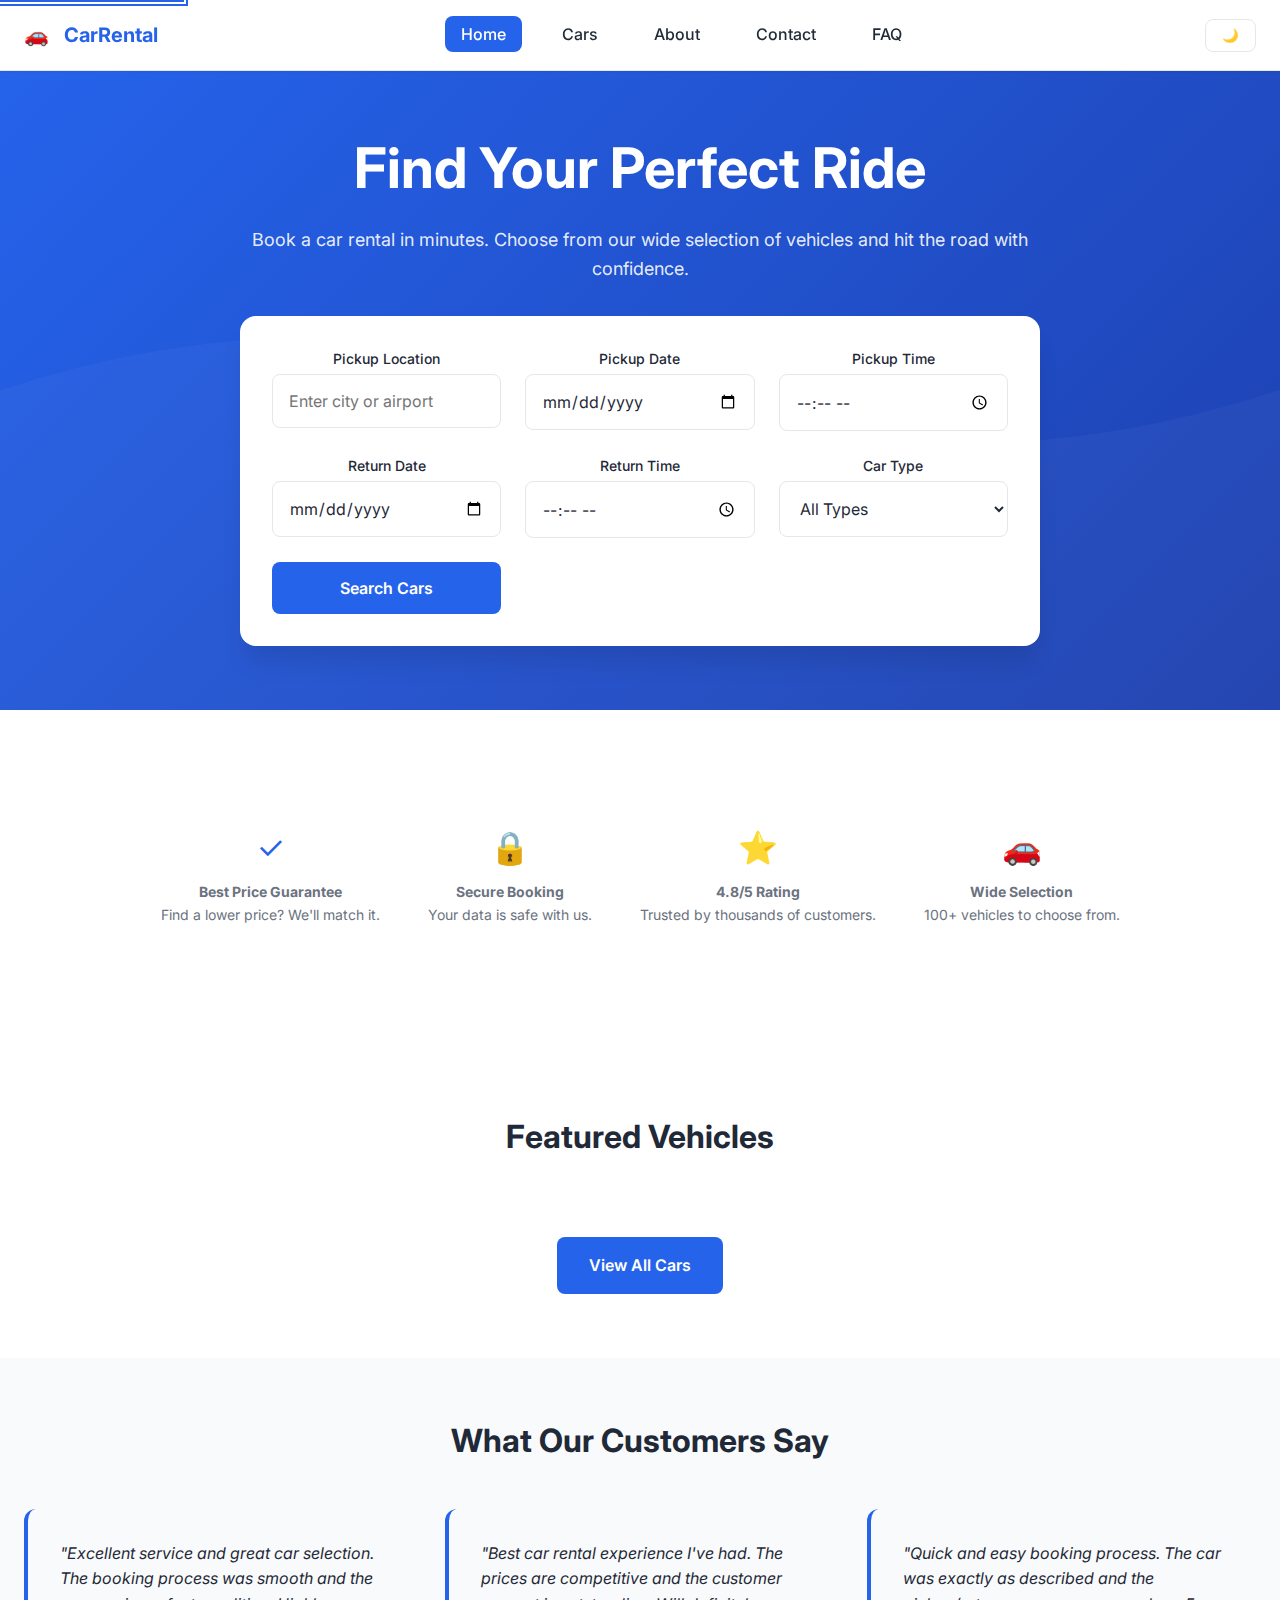
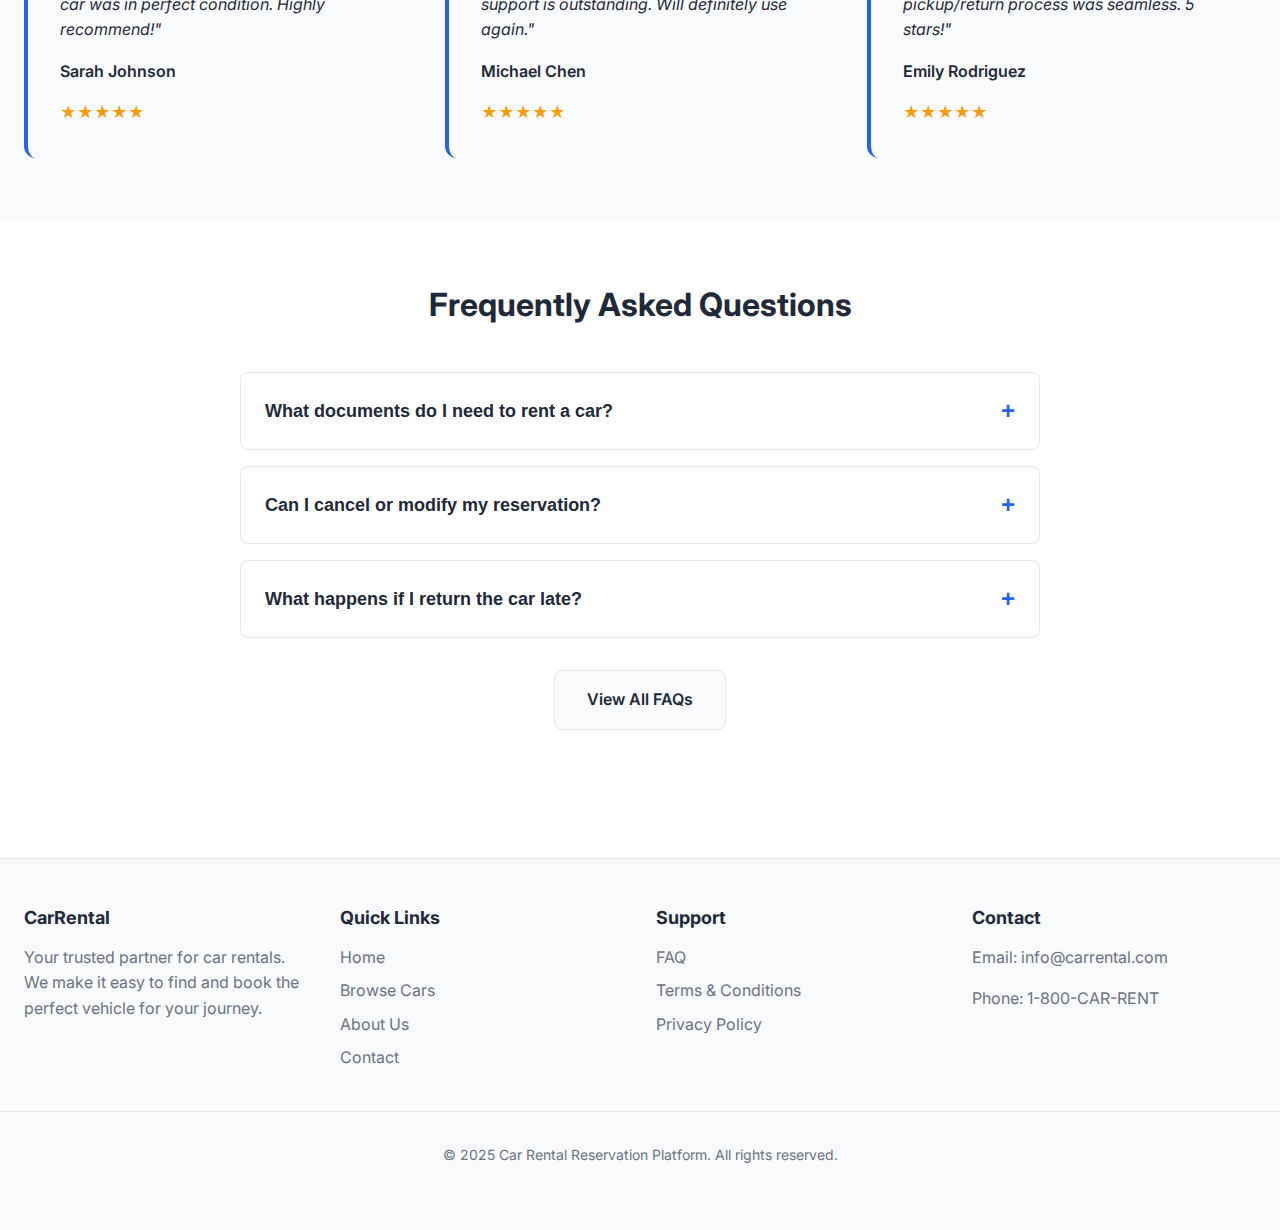
<file: index.html>
<!DOCTYPE html>
<html lang="en">
  <head>
    <meta charset="UTF-8" />
    <meta name="viewport" content="width=device-width, initial-scale=1.0" />
    <meta
      name="description"
      content="Car Rental Reservation Platform - Book your perfect car rental with ease"
    />
    <title>Car Rental Reservation Platform - Home</title>
    <link rel="stylesheet" href="assets/css/styles.css" />
    <link rel="preconnect" href="https://fonts.googleapis.com" />
    <link rel="preconnect" href="https://fonts.gstatic.com" crossorigin />
    <link
      href="https://fonts.googleapis.com/css2?family=Inter:wght@400;500;600;700&display=swap"
      rel="stylesheet"
    />
  </head>
  <body>
    <!-- Skip to Content Link -->
    <a href="#main-content" class="skip-link">Skip to main content</a>

    <!-- Header -->
    <header>
      <nav class="navbar" role="navigation" aria-label="Main navigation">
        <a href="index.html" class="logo" aria-label="Car Rental Platform Home">
          <span class="logo-icon">🚗</span>
          <span>CarRental</span>
        </a>
        <ul class="nav-menu" id="nav-menu">
          <li><a href="index.html" class="nav-link active">Home</a></li>
          <li><a href="pages/cars.html" class="nav-link">Cars</a></li>
          <li><a href="pages/about.html" class="nav-link">About</a></li>
          <li><a href="pages/contact.html" class="nav-link">Contact</a></li>
          <li><a href="pages/faq.html" class="nav-link">FAQ</a></li>
        </ul>
        <div class="nav-actions">
          <button
            class="theme-toggle"
            id="theme-toggle"
            aria-label="Toggle dark mode"
          >
            🌙
          </button>
          <button
            class="hamburger"
            id="hamburger"
            aria-label="Toggle menu"
            aria-expanded="false"
          >
            <span></span>
            <span></span>
            <span></span>
          </button>
        </div>
      </nav>
    </header>

    <!-- Main Content -->
    <main id="main-content">
      <!-- Hero Section -->
      <section class="hero" aria-labelledby="hero-title">
        <div class="hero-content">
          <h1 id="hero-title">Find Your Perfect Ride</h1>
          <p>
            Book a car rental in minutes. Choose from our wide selection of
            vehicles and hit the road with confidence.
          </p>

          <!-- Search Widget -->
          <div class="search-widget">
            <form
              id="home-search-form"
              class="search-form"
              aria-label="Search for available cars"
            >
              <div class="form-group">
                <label for="home-pickup-location">Pickup Location</label>
                <input
                  type="text"
                  id="home-pickup-location"
                  name="pickup-location"
                  placeholder="Enter city or airport"
                  required
                />
              </div>
              <div class="form-group">
                <label for="home-pickup-date">Pickup Date</label>
                <input
                  type="date"
                  id="home-pickup-date"
                  name="pickup-date"
                  required
                />
              </div>
              <div class="form-group">
                <label for="home-pickup-time">Pickup Time</label>
                <input
                  type="time"
                  id="home-pickup-time"
                  name="pickup-time"
                  required
                />
              </div>
              <div class="form-group">
                <label for="home-return-date">Return Date</label>
                <input
                  type="date"
                  id="home-return-date"
                  name="return-date"
                  required
                />
              </div>
              <div class="form-group">
                <label for="home-return-time">Return Time</label>
                <input
                  type="time"
                  id="home-return-time"
                  name="return-time"
                  required
                />
              </div>
              <div class="form-group">
                <label for="home-car-type">Car Type</label>
                <select id="home-car-type" name="car-type">
                  <option value="">All Types</option>
                  <option value="Sedan">Sedan</option>
                  <option value="SUV">SUV</option>
                  <option value="Luxury">Luxury</option>
                  <option value="Compact">Compact</option>
                </select>
              </div>
              <div class="form-group">
                <label for="home-search-submit" class="sr-only">Search</label>
                <button
                  type="submit"
                  id="home-search-submit"
                  class="btn btn-primary btn-full"
                >
                  Search Cars
                </button>
              </div>
            </form>
          </div>
        </div>
      </section>

      <!-- Trust Badges -->
      <section class="section" aria-labelledby="trust-title">
        <div class="container">
          <h2 id="trust-title" class="sr-only">Why Choose Us</h2>
          <div class="trust-badges">
            <div class="trust-badge">
              <div class="trust-badge-icon">✓</div>
              <div class="trust-badge-text">
                <strong>Best Price Guarantee</strong>
                <p>Find a lower price? We'll match it.</p>
              </div>
            </div>
            <div class="trust-badge">
              <div class="trust-badge-icon">🔒</div>
              <div class="trust-badge-text">
                <strong>Secure Booking</strong>
                <p>Your data is safe with us.</p>
              </div>
            </div>
            <div class="trust-badge">
              <div class="trust-badge-icon">⭐</div>
              <div class="trust-badge-text">
                <strong>4.8/5 Rating</strong>
                <p>Trusted by thousands of customers.</p>
              </div>
            </div>
            <div class="trust-badge">
              <div class="trust-badge-icon">🚗</div>
              <div class="trust-badge-text">
                <strong>Wide Selection</strong>
                <p>100+ vehicles to choose from.</p>
              </div>
            </div>
          </div>
        </div>
      </section>

      <!-- Featured Cars -->
      <section class="section" aria-labelledby="featured-title">
        <div class="container">
          <h2 id="featured-title" class="section-title">Featured Vehicles</h2>
          <div class="cards-grid" id="featured-cars">
            <!-- Cars will be rendered by JavaScript -->
          </div>
          <div style="text-align: center; margin-top: 2rem">
            <a href="pages/cars.html" class="btn btn-primary">View All Cars</a>
          </div>
        </div>
      </section>

      <!-- Testimonials -->
      <section
        class="section"
        aria-labelledby="testimonials-title"
        style="background: var(--bg-secondary)"
      >
        <div class="container">
          <h2 id="testimonials-title" class="section-title">
            What Our Customers Say
          </h2>
          <div class="testimonials">
            <div class="testimonial">
              <p class="testimonial-text">
                "Excellent service and great car selection. The booking process
                was smooth and the car was in perfect condition. Highly
                recommend!"
              </p>
              <p class="testimonial-author">Sarah Johnson</p>
              <div class="testimonial-rating">★★★★★</div>
            </div>
            <div class="testimonial">
              <p class="testimonial-text">
                "Best car rental experience I've had. The prices are competitive
                and the customer support is outstanding. Will definitely use
                again."
              </p>
              <p class="testimonial-author">Michael Chen</p>
              <div class="testimonial-rating">★★★★★</div>
            </div>
            <div class="testimonial">
              <p class="testimonial-text">
                "Quick and easy booking process. The car was exactly as
                described and the pickup/return process was seamless. 5 stars!"
              </p>
              <p class="testimonial-author">Emily Rodriguez</p>
              <div class="testimonial-rating">★★★★★</div>
            </div>
          </div>
        </div>
      </section>

      <!-- FAQ Teaser -->
      <section class="section" aria-labelledby="faq-teaser-title">
        <div class="container">
          <h2 id="faq-teaser-title" class="section-title">
            Frequently Asked Questions
          </h2>
          <div style="max-width: 800px; margin: 0 auto">
            <div class="faq-item">
              <button class="faq-question" aria-expanded="false">
                What documents do I need to rent a car?
              </button>
              <div class="faq-answer">
                <div class="faq-answer-content">
                  <p>
                    You'll need a valid driver's license, a credit card in your
                    name, and proof of insurance (if required in your location).
                  </p>
                </div>
              </div>
            </div>
            <div class="faq-item">
              <button class="faq-question" aria-expanded="false">
                Can I cancel or modify my reservation?
              </button>
              <div class="faq-answer">
                <div class="faq-answer-content">
                  <p>
                    Yes, you can cancel or modify your reservation up to 24
                    hours before your pickup time. Visit the "My Booking" page
                    to make changes.
                  </p>
                </div>
              </div>
            </div>
            <div class="faq-item">
              <button class="faq-question" aria-expanded="false">
                What happens if I return the car late?
              </button>
              <div class="faq-answer">
                <div class="faq-answer-content">
                  <p>
                    Late returns may incur additional charges. We recommend
                    contacting us if you anticipate being late to discuss
                    options.
                  </p>
                </div>
              </div>
            </div>
          </div>
          <div style="text-align: center; margin-top: 2rem">
            <a href="pages/faq.html" class="btn btn-secondary">View All FAQs</a>
          </div>
        </div>
      </section>
    </main>

    <!-- Footer -->
    <footer role="contentinfo">
      <div class="footer-content">
        <div class="footer-section">
          <h3>CarRental</h3>
          <p>
            Your trusted partner for car rentals. We make it easy to find and
            book the perfect vehicle for your journey.
          </p>
        </div>
        <div class="footer-section">
          <h3>Quick Links</h3>
          <ul class="footer-links">
            <li><a href="index.html">Home</a></li>
            <li><a href="pages/cars.html">Browse Cars</a></li>
            <li><a href="pages/about.html">About Us</a></li>
            <li><a href="pages/contact.html">Contact</a></li>
          </ul>
        </div>
        <div class="footer-section">
          <h3>Support</h3>
          <ul class="footer-links">
            <li><a href="pages/faq.html">FAQ</a></li>
            <li>
              <a
                href="#"
                onclick="openModal('Terms & Conditions', '<p>Terms and conditions content goes here...</p>'); return false;"
                >Terms & Conditions</a
              >
            </li>
            <li>
              <a
                href="#"
                onclick="openModal('Privacy Policy', '<p>Privacy policy content goes here...</p>'); return false;"
                >Privacy Policy</a
              >
            </li>
          </ul>
        </div>
        <div class="footer-section">
          <h3>Contact</h3>
          <p>Email: info@carrental.com</p>
          <p>Phone: 1-800-CAR-RENT</p>
        </div>
      </div>
      <div class="footer-bottom">
        <p>&copy; 2025 Car Rental Reservation Platform. All rights reserved.</p>
      </div>
    </footer>

    <!-- Back to Top Button -->
    <button class="back-to-top" id="back-to-top" aria-label="Back to top">
      ↑
    </button>

    <script src="../assets/js/app.js"></script>
  </body>
</html>
</file>
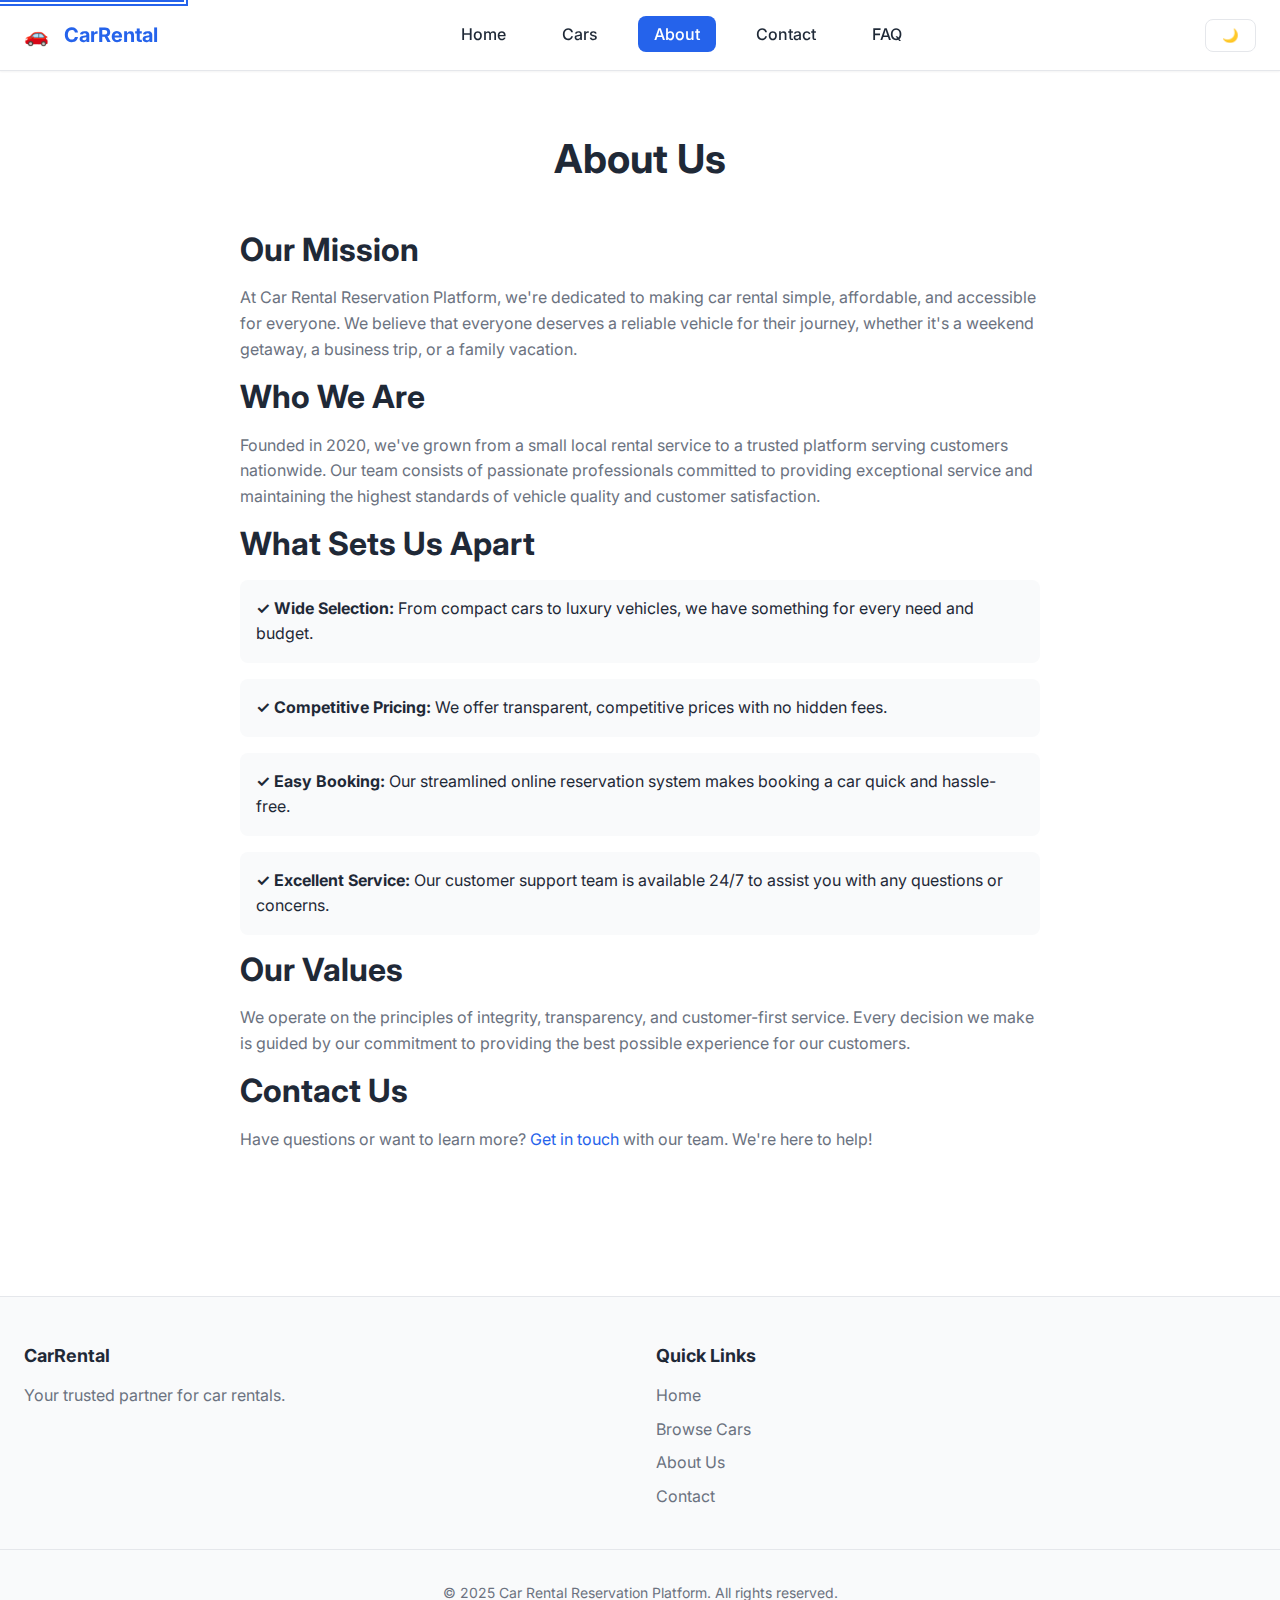
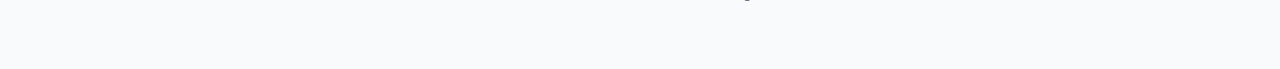
<file: pages/about.html>
<!DOCTYPE html>
<html lang="en">
  <head>
    <meta charset="UTF-8" />
    <meta name="viewport" content="width=device-width, initial-scale=1.0" />
    <meta
      name="description"
      content="Learn about Car Rental Reservation Platform - Your trusted car rental partner"
    />
    <title>About Us - Car Rental Reservation Platform</title>
    <link rel="stylesheet" href="../assets/css/styles.css" />
    <link rel="preconnect" href="https://fonts.googleapis.com" />
    <link rel="preconnect" href="https://fonts.gstatic.com" crossorigin />
    <link
      href="https://fonts.googleapis.com/css2?family=Inter:wght@400;500;600;700&display=swap"
      rel="stylesheet"
    />
  </head>
  <body>
    <a href="#main-content" class="skip-link">Skip to main content</a>

    <header>
      <nav class="navbar" role="navigation" aria-label="Main navigation">
        <a
          href="../index.html"
          class="logo"
          aria-label="Car Rental Platform Home"
        >
          <span class="logo-icon">🚗</span>
          <span>CarRental</span>
        </a>
        <ul class="nav-menu" id="nav-menu">
          <li><a href="../index.html" class="nav-link">Home</a></li>
          <li><a href="cars.html" class="nav-link">Cars</a></li>
          <li><a href="about.html" class="nav-link active">About</a></li>
          <li><a href="contact.html" class="nav-link">Contact</a></li>
          <li><a href="faq.html" class="nav-link">FAQ</a></li>
        </ul>
        <div class="nav-actions">
          <button
            class="theme-toggle"
            id="theme-toggle"
            aria-label="Toggle dark mode"
          >
            🌙
          </button>
          <button
            class="hamburger"
            id="hamburger"
            aria-label="Toggle menu"
            aria-expanded="false"
          >
            <span></span>
            <span></span>
            <span></span>
          </button>
        </div>
      </nav>
    </header>

    <main id="main-content">
      <section class="section">
        <div class="container">
          <h1 class="section-title">About Us</h1>

          <div style="max-width: 800px; margin: 0 auto">
            <h2>Our Mission</h2>
            <p>
              At Car Rental Reservation Platform, we're dedicated to making car
              rental simple, affordable, and accessible for everyone. We believe
              that everyone deserves a reliable vehicle for their journey,
              whether it's a weekend getaway, a business trip, or a family
              vacation.
            </p>

            <h2>Who We Are</h2>
            <p>
              Founded in 2020, we've grown from a small local rental service to
              a trusted platform serving customers nationwide. Our team consists
              of passionate professionals committed to providing exceptional
              service and maintaining the highest standards of vehicle quality
              and customer satisfaction.
            </p>

            <h2>What Sets Us Apart</h2>
            <ul style="list-style: none; padding: 0">
              <li
                style="
                  padding: 1rem;
                  background: var(--bg-secondary);
                  border-radius: var(--radius-md);
                  margin-bottom: 1rem;
                "
              >
                <strong>✓ Wide Selection:</strong> From compact cars to luxury
                vehicles, we have something for every need and budget.
              </li>
              <li
                style="
                  padding: 1rem;
                  background: var(--bg-secondary);
                  border-radius: var(--radius-md);
                  margin-bottom: 1rem;
                "
              >
                <strong>✓ Competitive Pricing:</strong> We offer transparent,
                competitive prices with no hidden fees.
              </li>
              <li
                style="
                  padding: 1rem;
                  background: var(--bg-secondary);
                  border-radius: var(--radius-md);
                  margin-bottom: 1rem;
                "
              >
                <strong>✓ Easy Booking:</strong> Our streamlined online
                reservation system makes booking a car quick and hassle-free.
              </li>
              <li
                style="
                  padding: 1rem;
                  background: var(--bg-secondary);
                  border-radius: var(--radius-md);
                  margin-bottom: 1rem;
                "
              >
                <strong>✓ Excellent Service:</strong> Our customer support team
                is available 24/7 to assist you with any questions or concerns.
              </li>
            </ul>

            <h2>Our Values</h2>
            <p>
              We operate on the principles of integrity, transparency, and
              customer-first service. Every decision we make is guided by our
              commitment to providing the best possible experience for our
              customers.
            </p>

            <h2>Contact Us</h2>
            <p>
              Have questions or want to learn more?
              <a href="contact.html">Get in touch</a> with our team. We're here
              to help!
            </p>
          </div>
        </div>
      </section>
    </main>

    <footer role="contentinfo">
      <div class="footer-content">
        <div class="footer-section">
          <h3>CarRental</h3>
          <p>Your trusted partner for car rentals.</p>
        </div>
        <div class="footer-section">
          <h3>Quick Links</h3>
          <ul class="footer-links">
            <li><a href="../index.html">Home</a></li>
            <li><a href="cars.html">Browse Cars</a></li>
            <li><a href="about.html">About Us</a></li>
            <li><a href="contact.html">Contact</a></li>
          </ul>
        </div>
      </div>
      <div class="footer-bottom">
        <p>&copy; 2025 Car Rental Reservation Platform. All rights reserved.</p>
      </div>
    </footer>

    <button class="back-to-top" id="back-to-top" aria-label="Back to top">
      ↑
    </button>

    <script src="../assets/js/app.js"></script>
  </body>
</html>
</file>
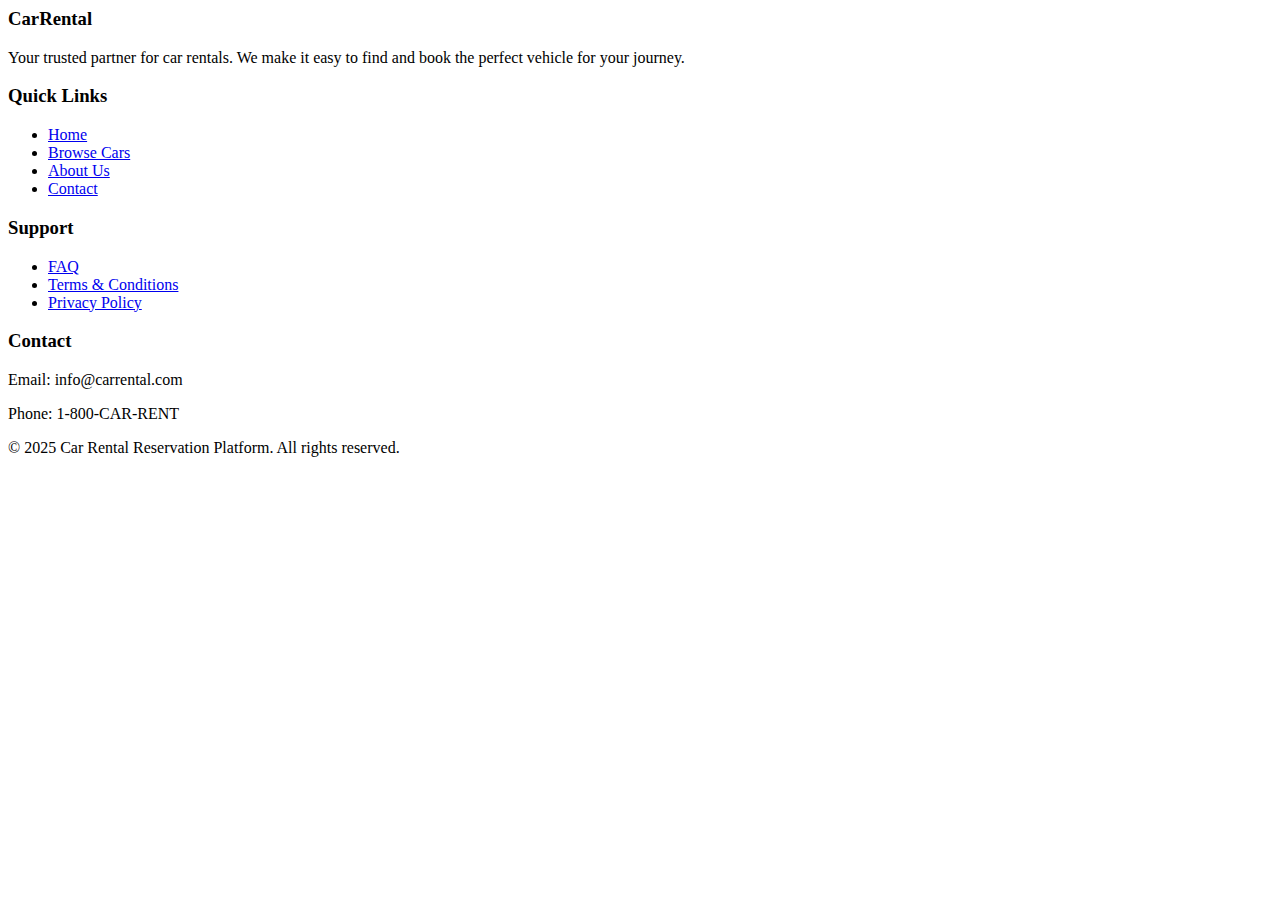
<file: pages/car-details.html>
<!DOCTYPE html>
<html lang="en">
  <head>
    <meta charset="UTF-8" />
    <meta name="viewport" content="width=device-width, initial-scale=1.0" />
    <meta
      name="description"
      content="View detailed information about our rental car"
    />
    <title>Car Details - Car Rental Reservation Platform</title>
    <link rel="stylesheet" href="../assets/css/styles.css" />
    <link rel="preconnect" href="https://fonts.googleapis.com" />
    <link rel="preconnect" href="https://fonts.gstatic.com" crossorigin />
    <link
      href="https://fonts.googleapis.com/css2?family=Inter:wght@400;500;600;700&display=swap"
      rel="stylesheet"
    />
  </head>
  <body>
    <a href="#main-content" class="skip-link">Skip to main content</a>

    <header>
      <nav class="navbar" role="navigation" aria-label="Main navigation">
        <a
          href="../index.html"
          class="logo"
          aria-label="Car Rental Platform Home"
        >
          <span class="logo-icon">🚗</span>
          <span>CarRental</span>
        </a>
        <ul class="nav-menu" id="nav-menu">
          <li><a href="../index.html" class="nav-link">Home</a></li>
          <li><a href="cars.html" class="nav-link">Cars</a></li>
          <li><a href="about.html" class="nav-link">About</a></li>
          <li><a href="contact.html" class="nav-link">Contact</a></li>
          <li><a href="faq.html" class="nav-link">FAQ</a></li>
        </ul>
        <div class="nav-actions">
          <button
            class="theme-toggle"
            id="theme-toggle"
            aria-label="Toggle dark mode"
          >
            🌙
          </button>
          <button
            class="hamburger"
            id="hamburger"
            aria-label="Toggle menu"
            aria-expanded="false"
          >
            <span></span>
            <span></span>
            <span></span>
          </button>
        </div>
      </nav>
    </header>

    <main id="main-content">
      <section class="section">
        <div class="container">
          <div class="car-details">
            <!-- Image Gallery -->
            <div class="image-gallery">
              <img id="main-image" src="" alt="Car image" class="main-image" />
              <div class="thumbnail-grid">
                <img
                  src=""
                  alt="Car view 1"
                  class="thumbnail"
                  tabindex="0"
                  role="button"
                  aria-label="View car image 1"
                />
                <img
                  src=""
                  alt="Car view 2"
                  class="thumbnail"
                  tabindex="0"
                  role="button"
                  aria-label="View car image 2"
                />
                <img
                  src=""
                  alt="Car view 3"
                  class="thumbnail"
                  tabindex="0"
                  role="button"
                  aria-label="View car image 3"
                />
                <img
                  src=""
                  alt="Car view 4"
                  class="thumbnail"
                  tabindex="0"
                  role="button"
                  aria-label="View car image 4"
                />
              </div>
            </div>

            <!-- Details Content -->
            <div class="details-content">
              <!-- Content will be rendered by JavaScript -->
            </div>
          </div>
        </div>
      </section>
    </main>

    <footer role="contentinfo">
      <div class="footer-content">
        <div class="footer-section">
          <h3>CarRental</h3>
          <p>Your trusted partner for car rentals.</p>
        </div>
        <div class="footer-section">
          <h3>Quick Links</h3>
          <ul class="footer-links">
            <li><a href="../index.html">Home</a></li>
            <li><a href="cars.html">Browse Cars</a></li>
            <li><a href="about.html">About Us</a></li>
            <li><a href="contact.html">Contact</a></li>
          </ul>
        </div>
      </div>
      <div class="footer-bottom">
        <p>&copy; 2025 Car Rental Reservation Platform. All rights reserved.</p>
      </div>
    </footer>

    <button class="back-to-top" id="back-to-top" aria-label="Back to top">
      ↑
    </button>

    <script src="../assets/js/app.js"></script>
  </body>
</html>
</file>
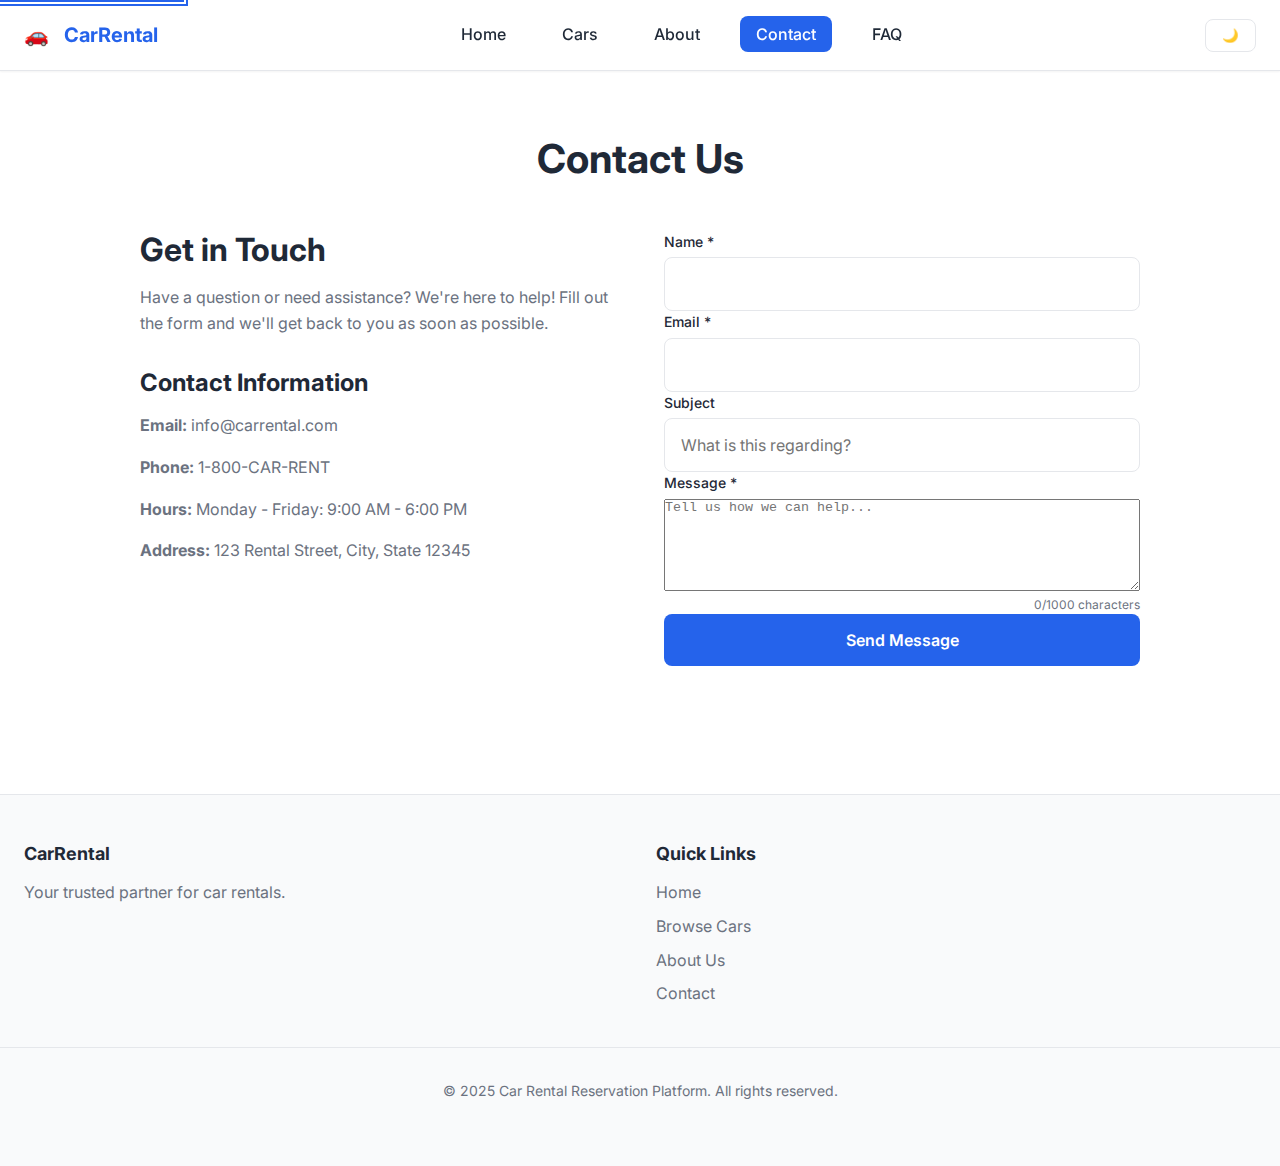
<file: pages/contact.html>
<!DOCTYPE html>
<html lang="en">
  <head>
    <meta charset="UTF-8" />
    <meta name="viewport" content="width=device-width, initial-scale=1.0" />
    <meta
      name="description"
      content="Contact Car Rental Reservation Platform - We're here to help"
    />
    <title>Contact Us - Car Rental Reservation Platform</title>
    <link rel="stylesheet" href="../assets/css/styles.css" />
    <link rel="preconnect" href="https://fonts.googleapis.com" />
    <link rel="preconnect" href="https://fonts.gstatic.com" crossorigin />
    <link
      href="https://fonts.googleapis.com/css2?family=Inter:wght@400;500;600;700&display=swap"
      rel="stylesheet"
    />
  </head>
  <body>
    <a href="#main-content" class="skip-link">Skip to main content</a>

    <header>
      <nav class="navbar" role="navigation" aria-label="Main navigation">
        <a
          href="../index.html"
          class="logo"
          aria-label="Car Rental Platform Home"
        >
          <span class="logo-icon">🚗</span>
          <span>CarRental</span>
        </a>
        <ul class="nav-menu" id="nav-menu">
          <li><a href="../index.html" class="nav-link">Home</a></li>
          <li><a href="cars.html" class="nav-link">Cars</a></li>
          <li><a href="about.html" class="nav-link">About</a></li>
          <li><a href="contact.html" class="nav-link active">Contact</a></li>
          <li><a href="faq.html" class="nav-link">FAQ</a></li>
        </ul>
        <div class="nav-actions">
          <button
            class="theme-toggle"
            id="theme-toggle"
            aria-label="Toggle dark mode"
          >
            🌙
          </button>
          <button
            class="hamburger"
            id="hamburger"
            aria-label="Toggle menu"
            aria-expanded="false"
          >
            <span></span>
            <span></span>
            <span></span>
          </button>
        </div>
      </nav>
    </header>

    <main id="main-content">
      <section class="section">
        <div class="container">
          <h1 class="section-title">Contact Us</h1>

          <div
            style="
              display: grid;
              grid-template-columns: 1fr 1fr;
              gap: 3rem;
              max-width: 1000px;
              margin: 0 auto;
            "
          >
            <div>
              <h2>Get in Touch</h2>
              <p>
                Have a question or need assistance? We're here to help! Fill out
                the form and we'll get back to you as soon as possible.
              </p>

              <div style="margin-top: 2rem">
                <h3>Contact Information</h3>
                <p><strong>Email:</strong> info@carrental.com</p>
                <p><strong>Phone:</strong> 1-800-CAR-RENT</p>
                <p>
                  <strong>Hours:</strong> Monday - Friday: 9:00 AM - 6:00 PM
                </p>
                <p>
                  <strong>Address:</strong> 123 Rental Street, City, State 12345
                </p>
              </div>
            </div>

            <div>
              <form id="contact-form" class="reservation-form">
                <div class="form-group">
                  <label for="contact-name">Name *</label>
                  <input type="text" id="contact-name" name="name" required />
                </div>

                <div class="form-group">
                  <label for="contact-email">Email *</label>
                  <input
                    type="email"
                    id="contact-email"
                    name="email"
                    required
                  />
                </div>

                <div class="form-group">
                  <label for="contact-subject">Subject</label>
                  <input
                    type="text"
                    id="contact-subject"
                    name="subject"
                    placeholder="What is this regarding?"
                  />
                </div>

                <div class="form-group">
                  <label for="contact-message">Message *</label>
                  <textarea
                    id="contact-message"
                    name="message"
                    rows="6"
                    required
                    maxlength="1000"
                    placeholder="Tell us how we can help..."
                  ></textarea>
                  <div id="contact-char-counter" class="character-counter">
                    0/1000 characters
                  </div>
                </div>

                <button type="submit" class="btn btn-primary btn-full">
                  Send Message
                </button>
              </form>
            </div>
          </div>
        </div>
      </section>
    </main>

    <footer role="contentinfo">
      <div class="footer-content">
        <div class="footer-section">
          <h3>CarRental</h3>
          <p>Your trusted partner for car rentals.</p>
        </div>
        <div class="footer-section">
          <h3>Quick Links</h3>
          <ul class="footer-links">
            <li><a href="../index.html">Home</a></li>
            <li><a href="cars.html">Browse Cars</a></li>
            <li><a href="about.html">About Us</a></li>
            <li><a href="contact.html">Contact</a></li>
          </ul>
        </div>
      </div>
      <div class="footer-bottom">
        <p>&copy; 2025 Car Rental Reservation Platform. All rights reserved.</p>
      </div>
    </footer>

    <button class="back-to-top" id="back-to-top" aria-label="Back to top">
      ↑
    </button>

    <script src="../assets/js/app.js"></script>
  </body>
</html>
</file>
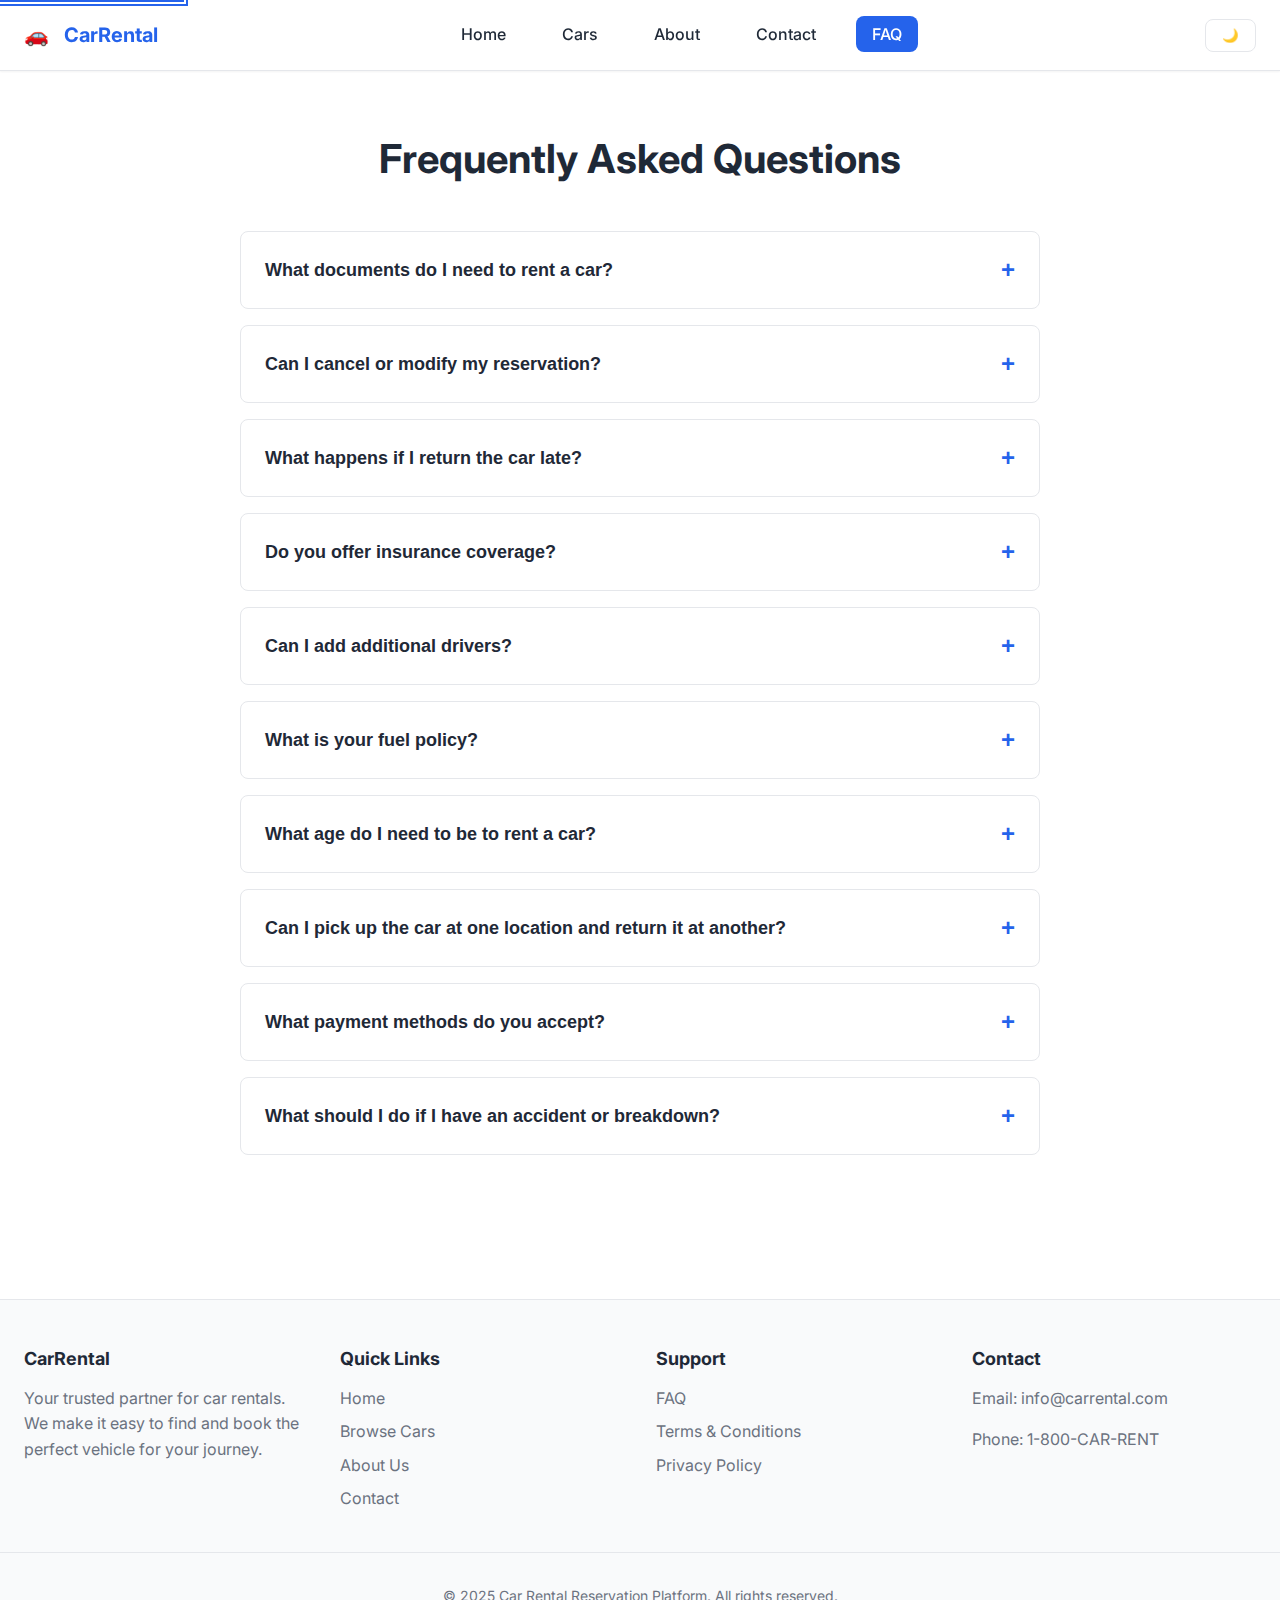
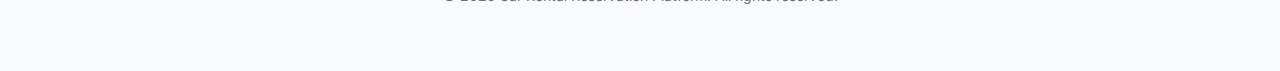
<file: pages/faq.html>
<!DOCTYPE html>
<html lang="en">
  <head>
    <meta charset="UTF-8" />
    <meta name="viewport" content="width=device-width, initial-scale=1.0" />
    <meta
      name="description"
      content="Frequently Asked Questions - Car Rental Reservation Platform"
    />
    <title>FAQ - Car Rental Reservation Platform</title>
    <link rel="stylesheet" href="../assets/css/styles.css" />
    <link rel="preconnect" href="https://fonts.googleapis.com" />
    <link rel="preconnect" href="https://fonts.gstatic.com" crossorigin />
    <link
      href="https://fonts.googleapis.com/css2?family=Inter:wght@400;500;600;700&display=swap"
      rel="stylesheet"
    />
  </head>

  <body>
    <a href="#main-content" class="skip-link">Skip to main content</a>

    <header>
      <nav class="navbar" role="navigation" aria-label="Main navigation">
        <a
          href="../index.html"
          class="logo"
          aria-label="Car Rental Platform Home"
        >
          <span class="logo-icon">🚗</span>
          <span>CarRental</span>
        </a>

        <ul class="nav-menu" id="nav-menu">
          <li><a href="../index.html" class="nav-link">Home</a></li>
          <li><a href="cars.html" class="nav-link">Cars</a></li>
          <li><a href="about.html" class="nav-link">About</a></li>
          <li><a href="contact.html" class="nav-link">Contact</a></li>
          <li><a href="faq.html" class="nav-link active">FAQ</a></li>
        </ul>

        <div class="nav-actions">
          <button
            class="theme-toggle"
            id="theme-toggle"
            aria-label="Toggle dark mode"
            type="button"
          >
            🌙
          </button>

          <button
            class="hamburger"
            id="hamburger"
            aria-label="Toggle menu"
            aria-expanded="false"
            type="button"
          >
            <span></span>
            <span></span>
            <span></span>
          </button>
        </div>
      </nav>
    </header>

    <main id="main-content">
      <section class="section">
        <div class="container">
          <h1 class="section-title">Frequently Asked Questions</h1>

          <div class="faq-list">
            <div class="faq-item">
              <button class="faq-question" aria-expanded="false">
                What documents do I need to rent a car?
              </button>
              <div class="faq-answer">
                <div class="faq-answer-content">
                  <p>To rent a car, you'll need:</p>
                  <ul>
                    <li>
                      A valid driver's license (must be valid for at least 1
                      year)
                    </li>
                    <li>A credit card in your name for the security deposit</li>
                    <li>Proof of insurance (if required in your location)</li>
                    <li>
                      Valid identification (passport or government-issued ID)
                    </li>
                  </ul>
                </div>
              </div>
            </div>

            <div class="faq-item">
              <button class="faq-question" aria-expanded="false">
                Can I cancel or modify my reservation?
              </button>
              <div class="faq-answer">
                <div class="faq-answer-content">
                  <p>
                    Yes, you can cancel or modify your reservation up to 24
                    hours before your scheduled pickup time without any penalty.
                    Cancellations made less than 24 hours before pickup may
                    incur a cancellation fee. You can manage your booking
                    through the "My Booking" page.
                  </p>
                </div>
              </div>
            </div>

            <div class="faq-item">
              <button class="faq-question" aria-expanded="false">
                What happens if I return the car late?
              </button>
              <div class="faq-answer">
                <div class="faq-answer-content">
                  <p>
                    Late returns may incur additional charges based on our
                    hourly rate. We recommend contacting us as soon as possible
                    if you anticipate being late. We'll work with you to find
                    the best solution. Late fees are typically calculated at 1/4
                    of the daily rate per hour.
                  </p>
                </div>
              </div>
            </div>

            <div class="faq-item">
              <button class="faq-question" aria-expanded="false">
                Do you offer insurance coverage?
              </button>
              <div class="faq-answer">
                <div class="faq-answer-content">
                  <p>
                    Yes, we offer optional full coverage insurance that can be
                    added to your reservation. This provides comprehensive
                    protection including collision damage waiver, theft
                    protection, and liability coverage. You can add insurance
                    during the reservation process or at the pickup location.
                  </p>
                </div>
              </div>
            </div>

            <div class="faq-item">
              <button class="faq-question" aria-expanded="false">
                Can I add additional drivers?
              </button>
              <div class="faq-answer">
                <div class="faq-answer-content">
                  <p>
                    Yes, you can add additional drivers to your rental. Each
                    additional driver must meet our age and license requirements
                    and will need to be present at pickup with their valid
                    driver's license. There may be a small daily fee for
                    additional drivers.
                  </p>
                </div>
              </div>
            </div>

            <div class="faq-item">
              <button class="faq-question" aria-expanded="false">
                What is your fuel policy?
              </button>
              <div class="faq-answer">
                <div class="faq-answer-content">
                  <p>
                    Our standard policy is "full-to-full" - you receive the car
                    with a full tank and should return it with a full tank. If
                    you return the car with less fuel, we'll charge you for the
                    fuel needed to refill the tank, plus a refueling service
                    fee.
                  </p>
                </div>
              </div>
            </div>

            <div class="faq-item">
              <button class="faq-question" aria-expanded="false">
                What age do I need to be to rent a car?
              </button>
              <div class="faq-answer">
                <div class="faq-answer-content">
                  <p>
                    The minimum age to rent a car is 21 years old. Drivers under
                    25 may be subject to a young driver surcharge. Some vehicle
                    categories may have higher age requirements. Please check
                    the specific requirements when making your reservation.
                  </p>
                </div>
              </div>
            </div>

            <div class="faq-item">
              <button class="faq-question" aria-expanded="false">
                Can I pick up the car at one location and return it at another?
              </button>
              <div class="faq-answer">
                <div class="faq-answer-content">
                  <p>
                    One-way rentals are available for select locations.
                    Additional fees may apply depending on the pickup and return
                    locations. Please contact us or check during the reservation
                    process to see if one-way rental is available for your
                    desired locations.
                  </p>
                </div>
              </div>
            </div>

            <div class="faq-item">
              <button class="faq-question" aria-expanded="false">
                What payment methods do you accept?
              </button>
              <div class="faq-answer">
                <div class="faq-answer-content">
                  <p>
                    We accept all major credit cards (Visa, MasterCard, American
                    Express) and debit cards. The card must be in the name of
                    the primary driver. Cash payments are not accepted for the
                    initial rental, but may be accepted for additional charges
                    at return.
                  </p>
                </div>
              </div>
            </div>

            <div class="faq-item">
              <button class="faq-question" aria-expanded="false">
                What should I do if I have an accident or breakdown?
              </button>
              <div class="faq-answer">
                <div class="faq-answer-content">
                  <p>
                    In case of an accident, first ensure everyone's safety and
                    contact emergency services if needed. Then contact our 24/7
                    emergency hotline immediately. We'll guide you through the
                    process and arrange for assistance. If you have insurance
                    coverage, we'll help you file a claim.
                  </p>
                </div>
              </div>
            </div>
          </div>
        </div>
      </section>
    </main>

    <!-- ✅ Footer (same as Home / Cars / Contact) -->
    <footer role="contentinfo">
      <div class="footer-content">
        <div class="footer-section">
          <h3>CarRental</h3>
          <p>
            Your trusted partner for car rentals. We make it easy to find and
            book the perfect vehicle for your journey.
          </p>
        </div>

        <div class="footer-section">
          <h3>Quick Links</h3>
          <ul class="footer-links">
            <li><a href="../index.html">Home</a></li>
            <li><a href="cars.html">Browse Cars</a></li>
            <li><a href="about.html">About Us</a></li>
            <li><a href="contact.html">Contact</a></li>
          </ul>
        </div>

        <div class="footer-section">
          <h3>Support</h3>
          <ul class="footer-links">
            <li><a href="faq.html">FAQ</a></li>
            <li>
              <a
                href="#"
                class="js-open-modal"
                data-modal-title="Terms & Conditions"
                data-modal-template="tpl-terms"
                >Terms & Conditions</a
              >
            </li>
            <li>
              <a
                href="#"
                class="js-open-modal"
                data-modal-title="Privacy Policy"
                data-modal-template="tpl-privacy"
                >Privacy Policy</a
              >
            </li>
          </ul>
        </div>

        <div class="footer-section">
          <h3>Contact</h3>
          <p>Email: info@carrental.com</p>
          <p>Phone: 1-800-CAR-RENT</p>
        </div>
      </div>

      <div class="footer-bottom">
        <p>&copy; 2025 Car Rental Reservation Platform. All rights reserved.</p>
      </div>
    </footer>

    <!-- ✅ Modal templates (needed for footer links) -->
    <template id="tpl-terms">
      <p>By using this website, you agree to follow these terms and conditions.</p>
      <p>
        All vehicle information, prices, and availability shown are for reference
        purposes only.
      </p>
      <p>Bookings made through this website are subject to confirmation.</p>
      <p>Users are responsible for providing accurate and complete information.</p>
      <p>
        The website owner is not responsible for any losses caused by incorrect
        information or misuse of the website.
      </p>
    </template>

    <template id="tpl-privacy">
      <p>
        We respect your privacy and are committed to protecting your personal
        information.
      </p>
      <p>
        Any information you provide on this website is used only to improve your
        booking and browsing experience.
      </p>
      <p>We do not sell, rent, or share your personal data with third parties.</p>
      <p>
        This website may use basic cookies to enhance user experience and website
        functionality.
      </p>
      <p>By using this website, you agree to this privacy policy.</p>
    </template>

    <button class="back-to-top" id="back-to-top" aria-label="Back to top">
      ↑
    </button>

    <script src="../assets/js/app.js"></script>
  </body>
</html>
</file>
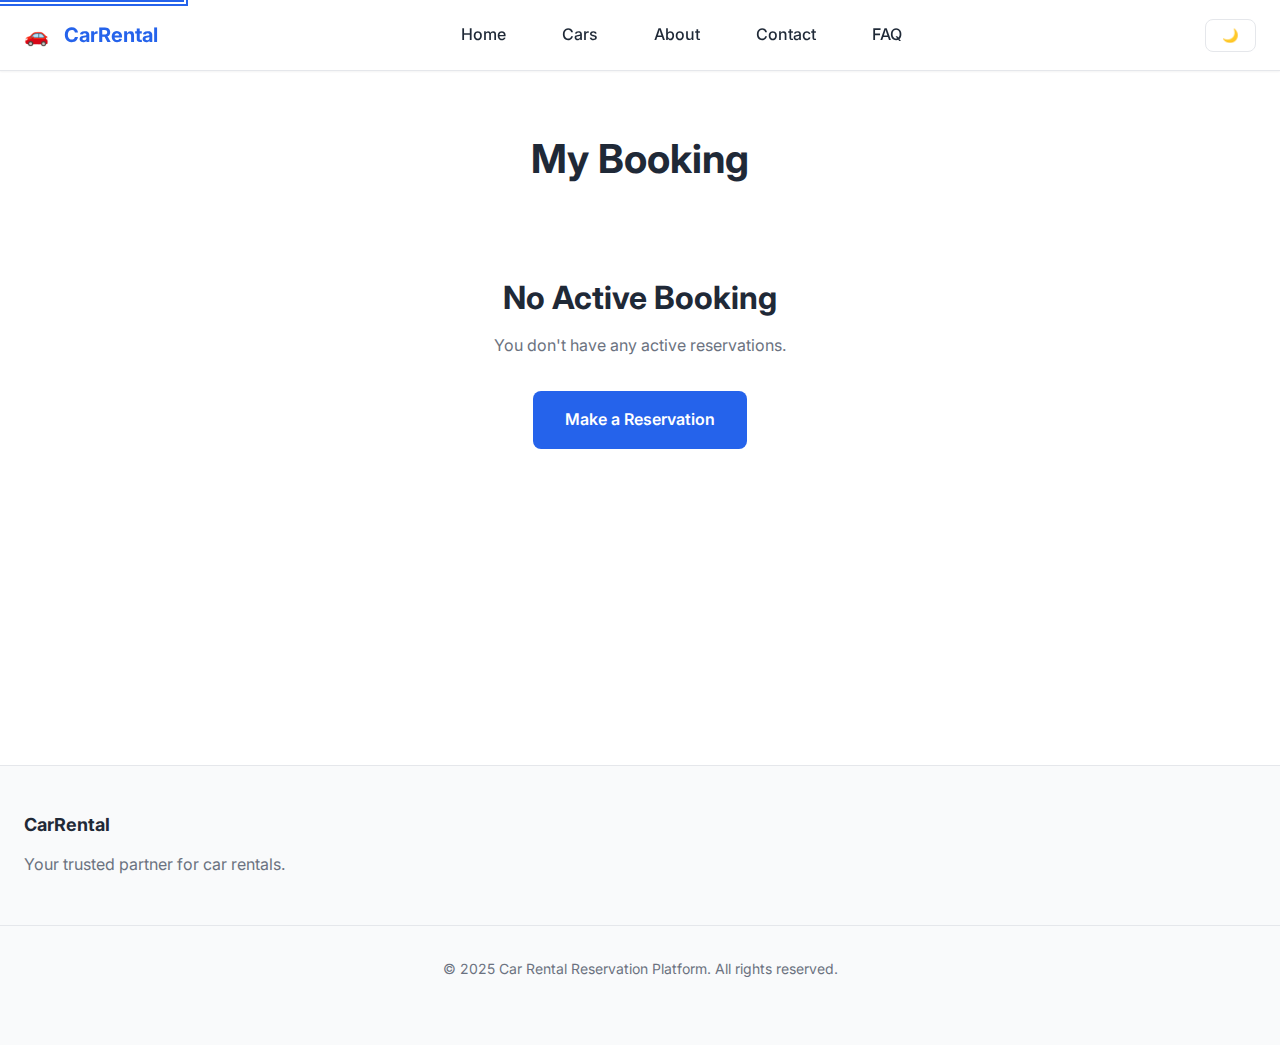
<file: pages/my-booking.html>
<!DOCTYPE html>
<html lang="en">
  <head>
    <meta charset="UTF-8" />
    <meta name="viewport" content="width=device-width, initial-scale=1.0" />
    <meta
      name="description"
      content="View and manage your car rental booking"
    />
    <title>My Booking - Car Rental Reservation Platform</title>
    <link rel="stylesheet" href="../assets/css/styles.css" />
    <link rel="preconnect" href="https://fonts.googleapis.com" />
    <link rel="preconnect" href="https://fonts.gstatic.com" crossorigin />
    <link
      href="https://fonts.googleapis.com/css2?family=Inter:wght@400;500;600;700&display=swap"
      rel="stylesheet"
    />
  </head>
  <body>
    <a href="#main-content" class="skip-link">Skip to main content</a>

    <header>
      <nav class="navbar" role="navigation" aria-label="Main navigation">
        <a
          href="../index.html"
          class="logo"
          aria-label="Car Rental Platform Home"
        >
          <span class="logo-icon">🚗</span>
          <span>CarRental</span>
        </a>
        <ul class="nav-menu" id="nav-menu">
          <li><a href="../index.html" class="nav-link">Home</a></li>
          <li><a href="cars.html" class="nav-link">Cars</a></li>
          <li><a href="about.html" class="nav-link">About</a></li>
          <li><a href="contact.html" class="nav-link">Contact</a></li>
          <li><a href="faq.html" class="nav-link">FAQ</a></li>
        </ul>
        <div class="nav-actions">
          <button
            class="theme-toggle"
            id="theme-toggle"
            aria-label="Toggle dark mode"
          >
            🌙
          </button>
          <button
            class="hamburger"
            id="hamburger"
            aria-label="Toggle menu"
            aria-expanded="false"
          >
            <span></span>
            <span></span>
            <span></span>
          </button>
        </div>
      </nav>
    </header>

    <main id="main-content">
      <section class="section">
        <div class="container">
          <h1 class="section-title">My Booking</h1>
          <div id="booking-container">
            <!-- Booking content will be rendered by JavaScript -->
          </div>
        </div>
      </section>
    </main>

    <footer role="contentinfo">
      <div class="footer-content">
        <div class="footer-section">
          <h3>CarRental</h3>
          <p>Your trusted partner for car rentals.</p>
        </div>
      </div>
      <div class="footer-bottom">
        <p>&copy; 2025 Car Rental Reservation Platform. All rights reserved.</p>
      </div>
    </footer>

    <button class="back-to-top" id="back-to-top" aria-label="Back to top">
      ↑
    </button>

    <script src="../assets/js/app.js"></script>
  </body>
</html>
</file>
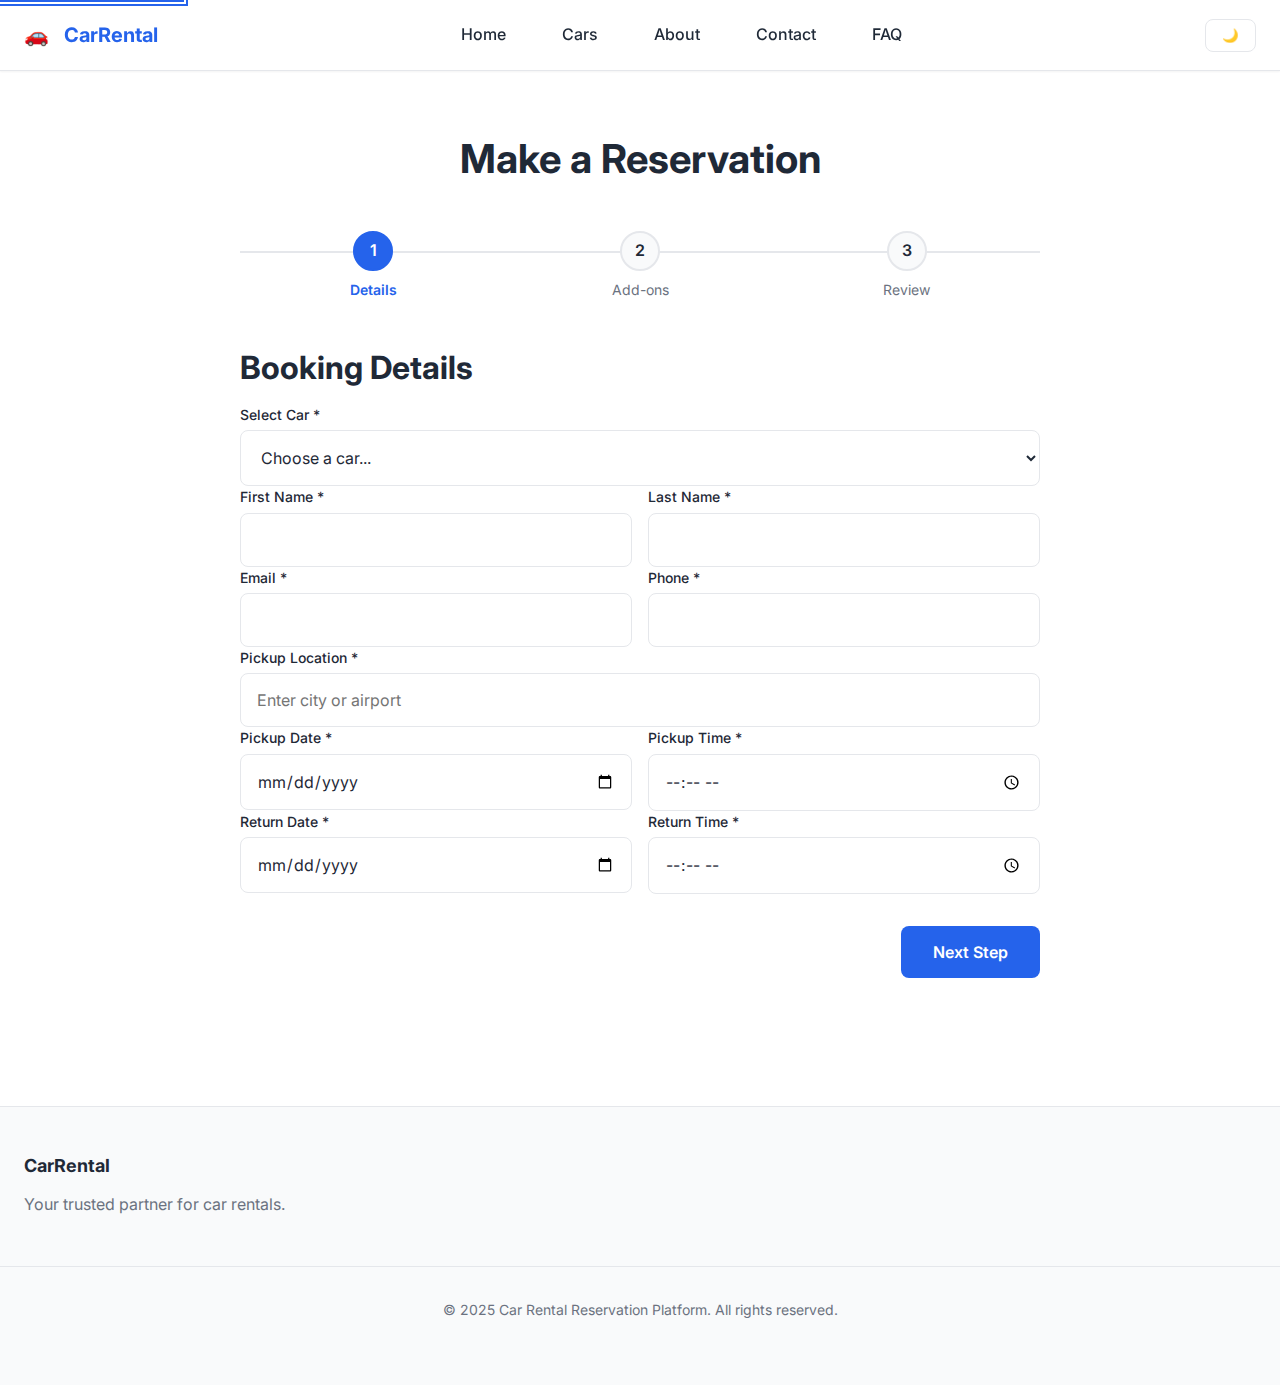
<file: pages/reservation.html>
<!DOCTYPE html>
<html lang="en">
  <head>
    <meta charset="UTF-8" />
    <meta name="viewport" content="width=device-width, initial-scale=1.0" />
    <meta
      name="description"
      content="Make a car rental reservation - Easy multi-step booking process"
    />
    <title>Reservation - Car Rental Reservation Platform</title>
    <link rel="stylesheet" href="../assets/css/styles.css" />
    <link rel="preconnect" href="https://fonts.googleapis.com" />
    <link rel="preconnect" href="https://fonts.gstatic.com" crossorigin />
    <link
      href="https://fonts.googleapis.com/css2?family=Inter:wght@400;500;600;700&display=swap"
      rel="stylesheet"
    />
  </head>
  <body>
    <a href="#main-content" class="skip-link">Skip to main content</a>

    <header>
      <nav class="navbar" role="navigation" aria-label="Main navigation">
        <a
          href="../index.html"
          class="logo"
          aria-label="Car Rental Platform Home"
        >
          <span class="logo-icon">🚗</span>
          <span>CarRental</span>
        </a>
        <ul class="nav-menu" id="nav-menu">
          <li><a href="../index.html" class="nav-link">Home</a></li>
          <li><a href="cars.html" class="nav-link">Cars</a></li>
          <li><a href="about.html" class="nav-link">About</a></li>
          <li><a href="contact.html" class="nav-link">Contact</a></li>
          <li><a href="faq.html" class="nav-link">FAQ</a></li>
        </ul>
        <div class="nav-actions">
          <button
            class="theme-toggle"
            id="theme-toggle"
            aria-label="Toggle dark mode"
          >
            🌙
          </button>
          <button
            class="hamburger"
            id="hamburger"
            aria-label="Toggle menu"
            aria-expanded="false"
          >
            <span></span>
            <span></span>
            <span></span>
          </button>
        </div>
      </nav>
    </header>

    <main id="main-content">
      <section class="section">
        <div class="container">
          <h1 class="section-title">Make a Reservation</h1>

          <form id="reservation-form" class="reservation-form" novalidate>
            <!-- Step Indicator -->
            <div class="step-indicator">
              <div class="step active" data-step="1">
                <div class="step-number">1</div>
                <div class="step-label">Details</div>
              </div>
              <div class="step" data-step="2">
                <div class="step-number">2</div>
                <div class="step-label">Add-ons</div>
              </div>
              <div class="step" data-step="3">
                <div class="step-number">3</div>
                <div class="step-label">Review</div>
              </div>
            </div>

            <!-- Step 1: Details -->
            <div class="step-content active" data-step="1">
              <h2>Booking Details</h2>

              <div class="form-group">
                <label for="reservation-car">Select Car *</label>
                <select id="reservation-car" name="car" required>
                  <option value="">Choose a car...</option>
                  <!-- Options will be populated by JavaScript -->
                </select>
              </div>

              <div
                style="display: grid; grid-template-columns: 1fr 1fr; gap: 1rem"
              >
                <div class="form-group">
                  <label for="first-name">First Name *</label>
                  <input
                    type="text"
                    id="first-name"
                    name="first-name"
                    required
                  />
                </div>
                <div class="form-group">
                  <label for="last-name">Last Name *</label>
                  <input type="text" id="last-name" name="last-name" required />
                </div>
              </div>

              <div
                style="display: grid; grid-template-columns: 1fr 1fr; gap: 1rem"
              >
                <div class="form-group">
                  <label for="email">Email *</label>
                  <input type="email" id="email" name="email" required />
                </div>
                <div class="form-group">
                  <label for="phone">Phone *</label>
                  <input type="tel" id="phone" name="phone" required />
                </div>
              </div>

              <div class="form-group">
                <label for="pickup-location">Pickup Location *</label>
                <input
                  type="text"
                  id="pickup-location"
                  name="pickup-location"
                  placeholder="Enter city or airport"
                  required
                />
              </div>

              <div
                style="display: grid; grid-template-columns: 1fr 1fr; gap: 1rem"
              >
                <div class="form-group">
                  <label for="pickup-date">Pickup Date *</label>
                  <input
                    type="date"
                    id="pickup-date"
                    name="pickup-date"
                    required
                  />
                </div>
                <div class="form-group">
                  <label for="pickup-time">Pickup Time *</label>
                  <input
                    type="time"
                    id="pickup-time"
                    name="pickup-time"
                    required
                  />
                </div>
              </div>

              <div
                style="display: grid; grid-template-columns: 1fr 1fr; gap: 1rem"
              >
                <div class="form-group">
                  <label for="return-date">Return Date *</label>
                  <input
                    type="date"
                    id="return-date"
                    name="return-date"
                    required
                  />
                </div>
                <div class="form-group">
                  <label for="return-time">Return Time *</label>
                  <input
                    type="time"
                    id="return-time"
                    name="return-time"
                    required
                  />
                </div>
              </div>
            </div>

            <!-- Step 2: Add-ons -->
            <div class="step-content" data-step="2">
              <h2>Add-ons & Extras</h2>
              <p style="color: var(--text-secondary); margin-bottom: 1.5rem">
                Enhance your rental experience with these optional add-ons.
              </p>

              <div class="addon-item">
                <label>
                  <input type="checkbox" id="addon-gps" name="addon-gps" />
                  <div>
                    <strong>GPS Navigation</strong>
                    <p
                      style="
                        margin: 0;
                        font-size: 0.875rem;
                        color: var(--text-secondary);
                      "
                    >
                      Never get lost with our premium GPS system
                    </p>
                  </div>
                </label>
                <span class="addon-price">$10/day</span>
              </div>

              <div class="addon-item">
                <label>
                  <input
                    type="checkbox"
                    id="addon-child-seat"
                    name="addon-child-seat"
                  />
                  <div>
                    <strong>Child Seat</strong>
                    <p
                      style="
                        margin: 0;
                        font-size: 0.875rem;
                        color: var(--text-secondary);
                      "
                    >
                      Safe and comfortable child seat for your little ones
                    </p>
                  </div>
                </label>
                <span class="addon-price">$15/day</span>
              </div>

              <div class="addon-item">
                <label>
                  <input
                    type="checkbox"
                    id="addon-insurance"
                    name="addon-insurance"
                  />
                  <div>
                    <strong>Full Coverage Insurance</strong>
                    <p
                      style="
                        margin: 0;
                        font-size: 0.875rem;
                        color: var(--text-secondary);
                      "
                    >
                      Comprehensive insurance coverage for peace of mind
                    </p>
                  </div>
                </label>
                <span class="addon-price">$25/day</span>
              </div>

              <div class="form-group" style="margin-top: 2rem">
                <label for="special-requests"
                  >Special Requests (Optional)</label
                >
                <textarea
                  id="special-requests"
                  name="special-requests"
                  rows="4"
                  placeholder="Any special requests or notes..."
                  maxlength="500"
                ></textarea>
                <div id="char-counter" class="character-counter">
                  0/500 characters
                </div>
              </div>
            </div>

            <!-- Step 3: Review -->
            <div class="step-content" data-step="3">
              <h2>Review & Confirm</h2>
              <p style="color: var(--text-secondary); margin-bottom: 1.5rem">
                Please review your reservation details before confirming.
              </p>

              <div class="price-breakdown" id="price-breakdown-review">
                <!-- Price breakdown will be populated by JavaScript -->
              </div>

              <div
                style="
                  margin-top: 2rem;
                  padding: 1.5rem;
                  background: var(--bg-secondary);
                  border-radius: var(--radius-lg);
                "
              >
                <h3>Total Amount</h3>
                <div
                  style="
                    display: flex;
                    justify-content: space-between;
                    align-items: center;
                    margin-top: 1rem;
                  "
                >
                  <span style="font-size: 1.5rem; font-weight: 700"
                    >Total:</span
                  >
                  <span
                    id="total-price"
                    style="
                      font-size: 2rem;
                      font-weight: 700;
                      color: var(--primary-color);
                    "
                    >$0</span
                  >
                </div>
              </div>

              <div style="margin-top: 2rem">
                <label
                  style="
                    display: flex;
                    align-items: start;
                    gap: 0.5rem;
                    cursor: pointer;
                  "
                >
                  <input type="checkbox" required style="margin-top: 0.25rem" />
                  <span
                    >I agree to the
                    <a
                      href="#"
                      onclick="openModal('Terms & Conditions', '<p>By proceeding with this reservation, you agree to our terms and conditions...</p>'); return false;"
                      >Terms & Conditions</a
                    >
                    *</span
                  >
                </label>
              </div>
            </div>

            <!-- Form Actions -->
            <div class="form-actions">
              <button
                type="button"
                id="prev-step"
                class="btn btn-secondary"
                style="display: none"
              >
                Previous
              </button>
              <div style="flex: 1"></div>
              <button type="button" id="next-step" class="btn btn-primary">
                Next Step
              </button>
              <button
                type="submit"
                id="submit-reservation"
                class="btn btn-primary"
                style="display: none"
              >
                Confirm Reservation
              </button>
            </div>
          </form>
        </div>
      </section>
    </main>

    <footer role="contentinfo">
      <div class="footer-content">
        <div class="footer-section">
          <h3>CarRental</h3>
          <p>Your trusted partner for car rentals.</p>
        </div>
      </div>
      <div class="footer-bottom">
        <p>&copy; 2025 Car Rental Reservation Platform. All rights reserved.</p>
      </div>
    </footer>

    <button class="back-to-top" id="back-to-top" aria-label="Back to top">
      ↑
    </button>

    <script src="../assets/js/app.js"></script>
    <script>
      // Populate car select options
      document.addEventListener("DOMContentLoaded", () => {
        const carSelect = document.getElementById("reservation-car");
        if (carSelect && typeof carsData !== "undefined") {
          carsData.forEach((car) => {
            const option = document.createElement("option");
            option.value = car.id;
            option.textContent = `${car.name} - ${formatCurrency(
              car.pricePerDay
            )}/day`;
            carSelect.appendChild(option);
          });
        }
      });
    </script>
  </body>
</html>
</file>
<file: assets/css/styles.css>
/* ============================================
   CSS Variables & Theme
   ============================================ */
:root {
  /* Colors - Light Mode */
  --primary-color: #2563eb;
  --primary-dark: #1e40af;
  --primary-light: #3b82f6;
  --secondary-color: #10b981;
  --accent-color: #f59e0b;
  --text-primary: #1f2937;
  --text-secondary: #6b7280;
  --bg-primary: #ffffff;
  --bg-secondary: #f9fafb;
  --bg-tertiary: #f3f4f6;
  --border-color: #e5e7eb;
  --error-color: #ef4444;
  --success-color: #10b981;
  --warning-color: #f59e0b;
  --shadow-sm: 0 1px 2px 0 rgba(0, 0, 0, 0.05);
  --shadow-md: 0 4px 6px -1px rgba(0, 0, 0, 0.1);
  --shadow-lg: 0 10px 15px -3px rgba(0, 0, 0, 0.1);
  --shadow-xl: 0 20px 25px -5px rgba(0, 0, 0, 0.1);

  /* Spacing Scale */
  --spacing-xs: 0.25rem;
  --spacing-sm: 0.5rem;
  --spacing-md: 1rem;
  --spacing-lg: 1.5rem;
  --spacing-xl: 2rem;
  --spacing-2xl: 3rem;
  --spacing-3xl: 4rem;

  /* Typography */
  --font-family: "Inter", -apple-system, BlinkMacSystemFont, "Segoe UI", Roboto,
    sans-serif;
  --font-size-xs: 0.75rem;
  --font-size-sm: 0.875rem;
  --font-size-base: 1rem;
  --font-size-lg: 1.125rem;
  --font-size-xl: 1.25rem;
  --font-size-2xl: 1.5rem;
  --font-size-3xl: 2rem;
  --font-size-4xl: 2.5rem;

  /* Transitions */
  --transition-fast: 150ms ease;
  --transition-base: 300ms ease;
  --transition-slow: 500ms ease;

  /* Border Radius */
  --radius-sm: 0.25rem;
  --radius-md: 0.5rem;
  --radius-lg: 0.75rem;
  --radius-xl: 1rem;

  /* Layout */
  --max-width: 1280px;
  --header-height: 70px;
}

/* Dark Mode */
[data-theme="dark"] {
  --primary-color: #3b82f6;
  --primary-dark: #2563eb;
  --primary-light: #60a5fa;
  --text-primary: #f9fafb;
  --text-secondary: #d1d5db;
  --bg-primary: #111827;
  --bg-secondary: #1f2937;
  --bg-tertiary: #374151;
  --border-color: #4b5563;
}

/* ============================================
   Reset & Base Styles
   ============================================ */
* {
  margin: 0;
  padding: 0;
  box-sizing: border-box;
}

html {
  scroll-behavior: smooth;
  font-size: 16px;
}

body {
  font-family: var(--font-family);
  font-size: var(--font-size-base);
  line-height: 1.6;
  color: var(--text-primary);
  background-color: var(--bg-primary);
  transition: background-color var(--transition-base),
    color var(--transition-base);
}

/* ============================================
   Typography
   ============================================ */
h1,
h2,
h3,
h4,
h5,
h6 {
  font-weight: 700;
  line-height: 1.2;
  margin-bottom: var(--spacing-md);
  color: var(--text-primary);
}

h1 {
  font-size: var(--font-size-4xl);
}
h2 {
  font-size: var(--font-size-3xl);
}
h3 {
  font-size: var(--font-size-2xl);
}
h4 {
  font-size: var(--font-size-xl);
}
h5 {
  font-size: var(--font-size-lg);
}
h6 {
  font-size: var(--font-size-base);
}

p {
  margin-bottom: var(--spacing-md);
  color: var(--text-secondary);
}

a {
  color: var(--primary-color);
  text-decoration: none;
  transition: color var(--transition-fast);
}

a:hover,
a:focus {
  color: var(--primary-dark);
  outline: 2px solid var(--primary-color);
  outline-offset: 2px;
}

/* ============================================
   Skip to Content Link
   ============================================ */
.skip-link {
  position: absolute;
  top: -40px;
  left: 0;
  background: var(--primary-color);
  color: white;
  padding: var(--spacing-sm) var(--spacing-md);
  z-index: 1000;
  text-decoration: none;
}

.skip-link:focus {
  top: 0;
}

/* ============================================
   Header & Navigation
   ============================================ */
header {
  position: sticky;
  top: 0;
  z-index: 100;
  background-color: var(--bg-primary);
  border-bottom: 1px solid var(--border-color);
  box-shadow: var(--shadow-sm);
  transition: background-color var(--transition-base),
    border-color var(--transition-base);
}

.navbar {
  max-width: var(--max-width);
  margin: 0 auto;
  padding: 0 var(--spacing-lg);
  height: var(--header-height);
  display: flex;
  align-items: center;
  justify-content: space-between;
}

.logo {
  font-size: var(--font-size-xl);
  font-weight: 700;
  color: var(--primary-color);
  display: flex;
  align-items: center;
  gap: var(--spacing-sm);
}

.logo-icon {
  width: 32px;
  height: 32px;
}

.nav-menu {
  display: flex;
  list-style: none;
  gap: var(--spacing-lg);
  align-items: center;
}

.nav-link {
  color: var(--text-primary);
  font-weight: 500;
  padding: var(--spacing-sm) var(--spacing-md);
  border-radius: var(--radius-md);
  transition: background-color var(--transition-fast),
    color var(--transition-fast);
}

.nav-link:hover,
.nav-link:focus {
  background-color: var(--bg-secondary);
  color: var(--primary-color);
}

.nav-link.active {
  background-color: var(--primary-color);
  color: white;
}

.nav-actions {
  display: flex;
  align-items: center;
  gap: var(--spacing-md);
}

.theme-toggle {
  background: none;
  border: 1px solid var(--border-color);
  padding: var(--spacing-sm) var(--spacing-md);
  border-radius: var(--radius-md);
  cursor: pointer;
  color: var(--text-primary);
  transition: all var(--transition-fast);
}

.theme-toggle:hover,
.theme-toggle:focus {
  background-color: var(--bg-secondary);
  outline: 2px solid var(--primary-color);
  outline-offset: 2px;
}

.hamburger {
  display: none;
  flex-direction: column;
  gap: 4px;
  background: none;
  border: none;
  cursor: pointer;
  padding: var(--spacing-sm);
}

.hamburger span {
  width: 25px;
  height: 3px;
  background-color: var(--text-primary);
  border-radius: 2px;
  transition: all var(--transition-fast);
}

.hamburger.active span:nth-child(1) {
  transform: rotate(45deg) translate(5px, 5px);
}

.hamburger.active span:nth-child(2) {
  opacity: 0;
}

.hamburger.active span:nth-child(3) {
  transform: rotate(-45deg) translate(7px, -6px);
}

/* ============================================
   Main Content
   ============================================ */
main {
  min-height: calc(100vh - var(--header-height) - 200px);
}

.container {
  max-width: var(--max-width);
  margin: 0 auto;
  padding: 0 var(--spacing-lg);
}

.section {
  padding: var(--spacing-3xl) 0;
}

.section-title {
  text-align: center;
  margin-bottom: var(--spacing-2xl);
}

/* ============================================
   Hero Section
   ============================================ */
.hero {
  background: linear-gradient(
    135deg,
    var(--primary-color) 0%,
    var(--primary-dark) 100%
  );
  color: white;
  padding: var(--spacing-3xl) var(--spacing-lg);
  text-align: center;
  position: relative;
  overflow: hidden;
}

.hero::before {
  content: "";
  position: absolute;
  top: 0;
  left: 0;
  right: 0;
  bottom: 0;
  background: url('data:image/svg+xml,<svg xmlns="http://www.w3.org/2000/svg" viewBox="0 0 1200 600"><path d="M0,300 Q300,200 600,300 T1200,300 L1200,600 L0,600 Z" fill="rgba(255,255,255,0.1)"/></svg>');
  opacity: 0.3;
}

.hero-content {
  position: relative;
  z-index: 1;
  max-width: 800px;
  margin: 0 auto;
}

.hero h1 {
  color: white;
  margin-bottom: var(--spacing-lg);
  font-size: clamp(2rem, 5vw, 3.5rem);
}

.hero p {
  color: rgba(255, 255, 255, 0.9);
  font-size: var(--font-size-lg);
  margin-bottom: var(--spacing-xl);
}

/* ============================================
   Search Widget
   ============================================ */
.search-widget {
  background: white;
  border-radius: var(--radius-xl);
  padding: var(--spacing-xl);
  box-shadow: var(--shadow-xl);
  margin-top: var(--spacing-xl);
  max-width: 900px;
  margin-left: auto;
  margin-right: auto;
}

.search-form {
  display: grid;
  grid-template-columns: repeat(auto-fit, minmax(200px, 1fr));
  gap: var(--spacing-lg);
}

.form-group {
  display: flex;
  flex-direction: column;
}

.form-group label {
  font-weight: 500;
  margin-bottom: var(--spacing-xs);
  color: var(--text-primary);
  font-size: var(--font-size-sm);
}

.form-group input,
.form-group select {
  padding: var(--spacing-md);
  border: 1px solid var(--border-color);
  border-radius: var(--radius-md);
  font-size: var(--font-size-base);
  font-family: var(--font-family);
  transition: border-color var(--transition-fast),
    box-shadow var(--transition-fast);
  background-color: var(--bg-primary);
  color: var(--text-primary);
}

.form-group input:focus,
.form-group select:focus {
  outline: none;
  border-color: var(--primary-color);
  box-shadow: 0 0 0 3px rgba(37, 99, 235, 0.1);
}

.btn {
  padding: var(--spacing-md) var(--spacing-xl);
  border: none;
  border-radius: var(--radius-md);
  font-size: var(--font-size-base);
  font-weight: 600;
  cursor: pointer;
  transition: all var(--transition-fast);
  font-family: var(--font-family);
  display: inline-flex;
  align-items: center;
  justify-content: center;
  gap: var(--spacing-sm);
}

.btn-primary {
  background-color: var(--primary-color);
  color: white;
}

.btn-primary:hover,
.btn-primary:focus {
  background-color: var(--primary-dark);
  transform: translateY(-2px);
  box-shadow: var(--shadow-md);
}

.btn-secondary {
  background-color: var(--bg-secondary);
  color: var(--text-primary);
  border: 1px solid var(--border-color);
}

.btn-secondary:hover,
.btn-secondary:focus {
  background-color: var(--bg-tertiary);
}

.btn-success {
  background-color: var(--success-color);
  color: white;
}

.btn-danger {
  background-color: var(--error-color);
  color: white;
}

.btn:disabled {
  opacity: 0.6;
  cursor: not-allowed;
}

.btn-full {
  width: 100%;
}

/* ============================================
   Cards & Grid
   ============================================ */
.cards-grid {
  display: grid;
  grid-template-columns: repeat(auto-fill, minmax(280px, 1fr));
  gap: var(--spacing-xl);
  margin-top: var(--spacing-xl);
}

.card {
  background: var(--bg-primary);
  border: 1px solid var(--border-color);
  border-radius: var(--radius-lg);
  overflow: hidden;
  transition: transform var(--transition-base),
    box-shadow var(--transition-base);
  box-shadow: var(--shadow-sm);
}

.card:hover {
  transform: translateY(-4px);
  box-shadow: var(--shadow-lg);
}

.card-image {
  width: 100%;
  height: 200px;
  object-fit: cover;
  background: var(--bg-tertiary);
  display: flex;
  align-items: center;
  justify-content: center;
}

.card-body {
  padding: var(--spacing-lg);
}

.card-title {
  font-size: var(--font-size-xl);
  margin-bottom: var(--spacing-sm);
  color: var(--text-primary);
}

.card-text {
  color: var(--text-secondary);
  font-size: var(--font-size-sm);
  margin-bottom: var(--spacing-md);
}

.card-features {
  display: flex;
  flex-wrap: wrap;
  gap: var(--spacing-sm);
  margin-bottom: var(--spacing-md);
}

.card-feature {
  font-size: var(--font-size-xs);
  padding: var(--spacing-xs) var(--spacing-sm);
  background: var(--bg-secondary);
  border-radius: var(--radius-sm);
  color: var(--text-secondary);
}

.card-footer {
  display: flex;
  justify-content: space-between;
  align-items: center;
  padding-top: var(--spacing-md);
  border-top: 1px solid var(--border-color);
}

.price {
  font-size: var(--font-size-2xl);
  font-weight: 700;
  color: var(--primary-color);
}

.price-unit {
  font-size: var(--font-size-sm);
  color: var(--text-secondary);
  font-weight: 400;
}

.rating {
  display: flex;
  align-items: center;
  gap: var(--spacing-xs);
  color: var(--accent-color);
}

/* ============================================
   Filter Panel
   ============================================ */
.filter-panel {
  background: var(--bg-secondary);
  padding: var(--spacing-xl);
  border-radius: var(--radius-lg);
  margin-bottom: var(--spacing-xl);
}

.filter-group {
  margin-bottom: var(--spacing-lg);
}

.filter-group:last-child {
  margin-bottom: 0;
}

.filter-group label {
  display: block;
  font-weight: 500;
  margin-bottom: var(--spacing-sm);
  color: var(--text-primary);
}

.filter-group input[type="range"] {
  width: 100%;
  margin-bottom: var(--spacing-sm);
}

.filter-group select {
  width: 100%;
  padding: var(--spacing-sm) var(--spacing-md);
  border: 1px solid var(--border-color);
  border-radius: var(--radius-md);
  background-color: var(--bg-primary);
  color: var(--text-primary);
}

.filter-actions {
  display: flex;
  gap: var(--spacing-md);
  margin-top: var(--spacing-lg);
}

/* ============================================
   Search & Sort Bar
   ============================================ */
.search-sort-bar {
  display: flex;
  gap: var(--spacing-md);
  margin-bottom: var(--spacing-xl);
  flex-wrap: wrap;
}

.search-input {
  flex: 1;
  min-width: 200px;
  padding: var(--spacing-md);
  border: 1px solid var(--border-color);
  border-radius: var(--radius-md);
  font-size: var(--font-size-base);
  background-color: var(--bg-primary);
  color: var(--text-primary);
}

.search-input:focus {
  outline: none;
  border-color: var(--primary-color);
  box-shadow: 0 0 0 3px rgba(37, 99, 235, 0.1);
}

.sort-select {
  padding: var(--spacing-md);
  border: 1px solid var(--border-color);
  border-radius: var(--radius-md);
  background-color: var(--bg-primary);
  color: var(--text-primary);
  font-size: var(--font-size-base);
}

/* ============================================
   Car Details Page
   ============================================ */
.car-details {
  display: grid;
  grid-template-columns: 1fr 1fr;
  gap: var(--spacing-2xl);
  margin-top: var(--spacing-xl);
}

.image-gallery {
  display: flex;
  flex-direction: column;
  gap: var(--spacing-md);
}

.main-image {
  width: 100%;
  height: 400px;
  object-fit: cover;
  border-radius: var(--radius-lg);
  background: var(--bg-tertiary);
  display: flex;
  align-items: center;
  justify-content: center;
}

.thumbnail-grid {
  display: grid;
  grid-template-columns: repeat(4, 1fr);
  gap: var(--spacing-sm);
}

.thumbnail {
  width: 100%;
  height: 80px;
  object-fit: cover;
  border-radius: var(--radius-md);
  cursor: pointer;
  border: 2px solid transparent;
  transition: border-color var(--transition-fast);
  background: var(--bg-tertiary);
}

.thumbnail:hover,
.thumbnail.active {
  border-color: var(--primary-color);
}

.details-content h1 {
  margin-bottom: var(--spacing-md);
}

.price-breakdown {
  background: var(--bg-secondary);
  padding: var(--spacing-xl);
  border-radius: var(--radius-lg);
  margin: var(--spacing-xl) 0;
}

.price-row {
  display: flex;
  justify-content: space-between;
  padding: var(--spacing-sm) 0;
  border-bottom: 1px solid var(--border-color);
}

.price-row:last-child {
  border-bottom: none;
  font-weight: 700;
  font-size: var(--font-size-lg);
  margin-top: var(--spacing-sm);
}

/* ============================================
   Reservation Form
   ============================================ */
.reservation-form {
  max-width: 800px;
  margin: 0 auto;
}

.step-indicator {
  display: flex;
  justify-content: space-between;
  margin-bottom: var(--spacing-2xl);
  position: relative;
}

.step-indicator::before {
  content: "";
  position: absolute;
  top: 20px;
  left: 0;
  right: 0;
  height: 2px;
  background: var(--border-color);
  z-index: 0;
}

.step {
  position: relative;
  z-index: 1;
  display: flex;
  flex-direction: column;
  align-items: center;
  gap: var(--spacing-sm);
  flex: 1;
}

.step-number {
  width: 40px;
  height: 40px;
  border-radius: 50%;
  background: var(--bg-secondary);
  border: 2px solid var(--border-color);
  display: flex;
  align-items: center;
  justify-content: center;
  font-weight: 600;
  transition: all var(--transition-base);
}

.step.active .step-number {
  background: var(--primary-color);
  color: white;
  border-color: var(--primary-color);
}

.step.completed .step-number {
  background: var(--success-color);
  color: white;
  border-color: var(--success-color);
}

.step-label {
  font-size: var(--font-size-sm);
  color: var(--text-secondary);
}

.step.active .step-label {
  color: var(--primary-color);
  font-weight: 600;
}

.step-content {
  display: none;
}

.step-content.active {
  display: block;
  animation: fadeIn 0.3s ease;
}

@keyframes fadeIn {
  from {
    opacity: 0;
    transform: translateY(10px);
  }
  to {
    opacity: 1;
    transform: translateY(0);
  }
}

.form-actions {
  display: flex;
  justify-content: space-between;
  margin-top: var(--spacing-xl);
  gap: var(--spacing-md);
}

.addon-item {
  display: flex;
  justify-content: space-between;
  align-items: center;
  padding: var(--spacing-md);
  border: 1px solid var(--border-color);
  border-radius: var(--radius-md);
  margin-bottom: var(--spacing-md);
  background: var(--bg-secondary);
}

.addon-item label {
  display: flex;
  align-items: center;
  gap: var(--spacing-md);
  cursor: pointer;
  flex: 1;
}

.addon-item input[type="checkbox"] {
  width: 20px;
  height: 20px;
  cursor: pointer;
}

.addon-price {
  font-weight: 600;
  color: var(--primary-color);
}

/* ============================================
   Booking Summary
   ============================================ */
.booking-summary {
  background: var(--bg-secondary);
  padding: var(--spacing-xl);
  border-radius: var(--radius-lg);
  margin-bottom: var(--spacing-xl);
}

.status-badge {
  display: inline-block;
  padding: var(--spacing-xs) var(--spacing-md);
  border-radius: var(--radius-md);
  font-size: var(--font-size-sm);
  font-weight: 600;
  margin-bottom: var(--spacing-md);
}

.status-badge.confirmed {
  background: var(--success-color);
  color: white;
}

.status-badge.cancelled {
  background: var(--error-color);
  color: white;
}

.booking-actions {
  display: flex;
  gap: var(--spacing-md);
  margin-top: var(--spacing-lg);
  flex-wrap: wrap;
}

@media print {
  .booking-actions,
  .navbar,
  header,
  footer,
  .back-to-top {
    display: none;
  }
}

/* ============================================
   FAQ Accordion
   ============================================ */
.faq-list {
  max-width: 800px;
  margin: 0 auto;
}

.faq-item {
  border: 1px solid var(--border-color);
  border-radius: var(--radius-md);
  margin-bottom: var(--spacing-md);
  overflow: hidden;
  background: var(--bg-primary);
}

.faq-question {
  width: 100%;
  padding: var(--spacing-lg);
  background: none;
  border: none;
  text-align: left;
  font-size: var(--font-size-lg);
  font-weight: 600;
  color: var(--text-primary);
  cursor: pointer;
  display: flex;
  justify-content: space-between;
  align-items: center;
  transition: background-color var(--transition-fast);
}

.faq-question:hover,
.faq-question:focus {
  background-color: var(--bg-secondary);
  outline: none;
}

.faq-question::after {
  content: "+";
  font-size: var(--font-size-2xl);
  color: var(--primary-color);
  transition: transform var(--transition-fast);
}

.faq-item.active .faq-question::after {
  transform: rotate(45deg);
}

.faq-answer {
  max-height: 0;
  overflow: hidden;
  transition: max-height var(--transition-base);
}

.faq-item.active .faq-answer {
  max-height: 1000px;
}

.faq-answer-content {
  padding: 0 var(--spacing-lg) var(--spacing-lg);
  color: var(--text-secondary);
}

/* ============================================
   Toast Notifications
   ============================================ */
.toast-container {
  position: fixed;
  top: calc(var(--header-height) + var(--spacing-md));
  right: var(--spacing-lg);
  z-index: 1000;
  display: flex;
  flex-direction: column;
  gap: var(--spacing-sm);
  max-width: 400px;
}

.toast {
  background: var(--bg-primary);
  border: 1px solid var(--border-color);
  border-radius: var(--radius-md);
  padding: var(--spacing-md) var(--spacing-lg);
  box-shadow: var(--shadow-lg);
  display: flex;
  align-items: center;
  gap: var(--spacing-md);
  animation: slideIn 0.3s ease;
  min-width: 300px;
}

@keyframes slideIn {
  from {
    transform: translateX(400px);
    opacity: 0;
  }
  to {
    transform: translateX(0);
    opacity: 1;
  }
}

.toast.success {
  border-left: 4px solid var(--success-color);
}

.toast.error {
  border-left: 4px solid var(--error-color);
}

.toast.warning {
  border-left: 4px solid var(--warning-color);
}

.toast-icon {
  font-size: var(--font-size-xl);
}

.toast-message {
  flex: 1;
  color: var(--text-primary);
}

.toast-close {
  background: none;
  border: none;
  font-size: var(--font-size-xl);
  cursor: pointer;
  color: var(--text-secondary);
  padding: 0;
  width: 24px;
  height: 24px;
  display: flex;
  align-items: center;
  justify-content: center;
}

/* ============================================
   Modal
   ============================================ */
.modal-overlay {
  position: fixed;
  top: 0;
  left: 0;
  right: 0;
  bottom: 0;
  background: rgba(0, 0, 0, 0.5);
  display: none;
  align-items: center;
  justify-content: center;
  z-index: 1000;
  padding: var(--spacing-lg);
}

.modal-overlay.active {
  display: flex;
  animation: fadeIn 0.3s ease;
}

.modal {
  background: var(--bg-primary);
  border-radius: var(--radius-lg);
  max-width: 600px;
  width: 100%;
  max-height: 90vh;
  overflow-y: auto;
  box-shadow: var(--shadow-xl);
  animation: slideUp 0.3s ease;
}

@keyframes slideUp {
  from {
    transform: translateY(50px);
    opacity: 0;
  }
  to {
    transform: translateY(0);
    opacity: 1;
  }
}

.modal-header {
  display: flex;
  justify-content: space-between;
  align-items: center;
  padding: var(--spacing-lg);
  border-bottom: 1px solid var(--border-color);
}

.modal-title {
  margin: 0;
  font-size: var(--font-size-xl);
}

.modal-close {
  background: none;
  border: none;
  font-size: var(--font-size-2xl);
  cursor: pointer;
  color: var(--text-secondary);
  padding: 0;
  width: 32px;
  height: 32px;
  display: flex;
  align-items: center;
  justify-content: center;
  border-radius: var(--radius-md);
  transition: background-color var(--transition-fast);
}

.modal-close:hover,
.modal-close:focus {
  background-color: var(--bg-secondary);
  outline: 2px solid var(--primary-color);
  outline-offset: 2px;
}

.modal-body {
  padding: var(--spacing-lg);
}

.modal-footer {
  padding: var(--spacing-lg);
  border-top: 1px solid var(--border-color);
  display: flex;
  justify-content: flex-end;
  gap: var(--spacing-md);
}

/* ============================================
   Back to Top Button
   ============================================ */
.back-to-top {
  position: fixed;
  bottom: var(--spacing-xl);
  right: var(--spacing-xl);
  width: 50px;
  height: 50px;
  background: var(--primary-color);
  color: white;
  border: none;
  border-radius: 50%;
  cursor: pointer;
  display: none;
  align-items: center;
  justify-content: center;
  font-size: var(--font-size-xl);
  box-shadow: var(--shadow-lg);
  z-index: 99;
  transition: all var(--transition-fast);
}

.back-to-top.visible {
  display: flex;
}

.back-to-top:hover,
.back-to-top:focus {
  background: var(--primary-dark);
  transform: translateY(-4px);
  box-shadow: var(--shadow-xl);
  outline: 2px solid var(--primary-light);
  outline-offset: 2px;
}

/* ============================================
   Trust Badges
   ============================================ */
.trust-badges {
  display: flex;
  justify-content: center;
  gap: var(--spacing-2xl);
  padding: var(--spacing-2xl) 0;
  flex-wrap: wrap;
}

.trust-badge {
  display: flex;
  flex-direction: column;
  align-items: center;
  gap: var(--spacing-sm);
  text-align: center;
}

.trust-badge-icon {
  font-size: var(--font-size-3xl);
  color: var(--primary-color);
}

.trust-badge-text {
  font-size: var(--font-size-sm);
  color: var(--text-secondary);
}

/* ============================================
   Testimonials
   ============================================ */
.testimonials {
  display: grid;
  grid-template-columns: repeat(auto-fit, minmax(300px, 1fr));
  gap: var(--spacing-xl);
  margin-top: var(--spacing-xl);
}

.testimonial {
  background: var(--bg-secondary);
  padding: var(--spacing-xl);
  border-radius: var(--radius-lg);
  border-left: 4px solid var(--primary-color);
}

.testimonial-text {
  font-style: italic;
  margin-bottom: var(--spacing-md);
  color: var(--text-primary);
}

.testimonial-author {
  font-weight: 600;
  color: var(--text-primary);
}

.testimonial-rating {
  color: var(--accent-color);
  margin-top: var(--spacing-xs);
}

/* ============================================
   Footer
   ============================================ */
footer {
  background: var(--bg-secondary);
  border-top: 1px solid var(--border-color);
  padding: var(--spacing-2xl) 0;
  margin-top: var(--spacing-3xl);
}

.footer-content {
  max-width: var(--max-width);
  margin: 0 auto;
  padding: 0 var(--spacing-lg);
  display: grid;
  grid-template-columns: repeat(auto-fit, minmax(200px, 1fr));
  gap: var(--spacing-xl);
}

.footer-section h3 {
  font-size: var(--font-size-lg);
  margin-bottom: var(--spacing-md);
}

.footer-links {
  list-style: none;
}

.footer-links li {
  margin-bottom: var(--spacing-sm);
}

.footer-links a {
  color: var(--text-secondary);
  transition: color var(--transition-fast);
}

.footer-links a:hover,
.footer-links a:focus {
  color: var(--primary-color);
}

.footer-bottom {
  text-align: center;
  padding-top: var(--spacing-xl);
  margin-top: var(--spacing-xl);
  border-top: 1px solid var(--border-color);
  color: var(--text-secondary);
  font-size: var(--font-size-sm);
}

/* ============================================
   Form Validation
   ============================================ */
.form-group.error input,
.form-group.error select,
.form-group.error textarea {
  border-color: var(--error-color);
}

.error-message {
  color: var(--error-color);
  font-size: var(--font-size-sm);
  margin-top: var(--spacing-xs);
  display: none;
}

.form-group.error .error-message {
  display: block;
}

.character-counter {
  font-size: var(--font-size-xs);
  color: var(--text-secondary);
  text-align: right;
  margin-top: var(--spacing-xs);
}

.character-counter.warning {
  color: var(--warning-color);
}

.character-counter.error {
  color: var(--error-color);
}

/* ============================================
   Cars Page Layout
   ============================================ */
.cars-layout {
  display: grid;
  grid-template-columns: 250px 1fr;
  gap: 2rem;
}

/* ============================================
   Responsive Design
   ============================================ */
@media (max-width: 768px) {
  .cars-layout {
    grid-template-columns: 1fr;
  }
  .hamburger {
    display: flex;
  }

  .nav-menu {
    position: fixed;
    top: var(--header-height);
    left: -100%;
    width: 100%;
    height: calc(100vh - var(--header-height));
    background: var(--bg-primary);
    flex-direction: column;
    align-items: flex-start;
    padding: var(--spacing-xl);
    transition: left var(--transition-base);
    box-shadow: var(--shadow-lg);
    overflow-y: auto;
  }

  .nav-menu.active {
    left: 0;
  }

  .nav-link {
    width: 100%;
    padding: var(--spacing-md);
  }

  .search-form {
    grid-template-columns: 1fr;
  }

  .car-details {
    grid-template-columns: 1fr;
  }

  .cards-grid {
    grid-template-columns: 1fr;
  }

  .step-indicator {
    flex-wrap: wrap;
  }

  .step {
    min-width: 80px;
  }

  .search-sort-bar {
    flex-direction: column;
  }

  .search-input,
  .sort-select {
    width: 100%;
  }

  .toast-container {
    left: var(--spacing-lg);
    right: var(--spacing-lg);
    max-width: none;
  }

  .toast {
    min-width: auto;
  }

  .back-to-top {
    bottom: var(--spacing-md);
    right: var(--spacing-md);
    width: 45px;
    height: 45px;
  }
}

@media (max-width: 480px) {
  .container {
    padding: 0 var(--spacing-md);
  }

  .section {
    padding: var(--spacing-xl) 0;
  }

  .hero {
    padding: var(--spacing-xl) var(--spacing-md);
  }

  .search-widget {
    padding: var(--spacing-lg);
  }

  .filter-panel {
    padding: var(--spacing-lg);
  }

  h1 {
    font-size: var(--font-size-3xl);
  }
  h2 {
    font-size: var(--font-size-2xl);
  }
  h3 {
    font-size: var(--font-size-xl);
  }
}

/* ============================================
   Accessibility
   ============================================ */
*:focus-visible {
  outline: 2px solid var(--primary-color);
  outline-offset: 2px;
}

.sr-only {
  position: absolute;
  width: 1px;
  height: 1px;
  padding: 0;
  margin: -1px;
  overflow: hidden;
  clip: rect(0, 0, 0, 0);
  white-space: nowrap;
  border-width: 0;
}

[aria-live] {
  position: absolute;
  left: -10000px;
  width: 1px;
  height: 1px;
  overflow: hidden;
}
</file>
